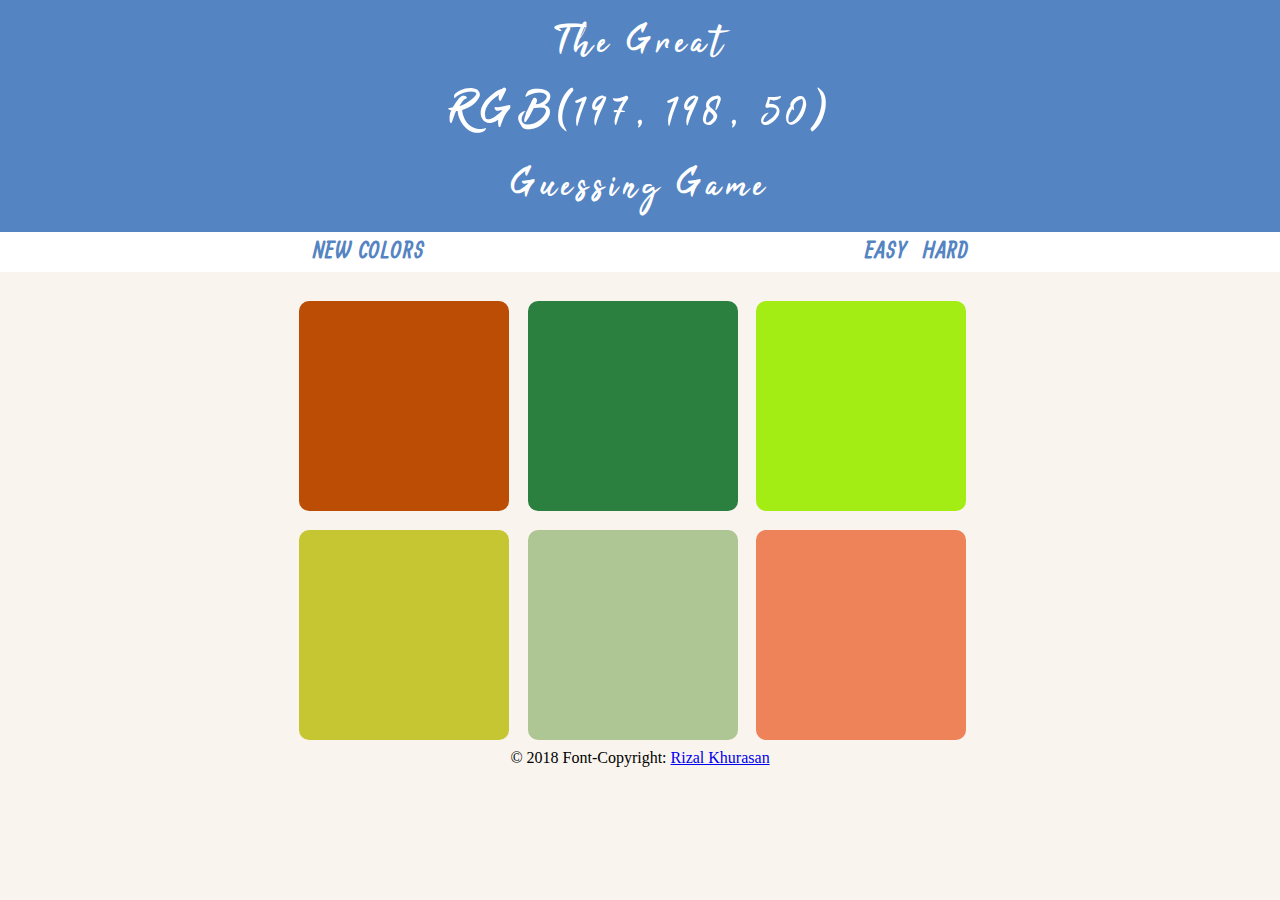
<file: otherPages/colorGame/index.html>
<!DOCTYPE html>
<html lang="en">

<head>
  <!-- Required meta tags -->
  <meta charset="utf-8">
  <meta name="viewport" content="width=device-width, initial-scale=1, shrink-to-fit=no">

  <!-- Bootstrap CSS -->
  <!-- <link rel="stylesheet" type="text/css" href="bootstrap.css"> -->

  <!-- My CSS -->
  <link rel="stylesheet" type="text/css" href="style.css">

  <title>Color Game</title>

  <link rel="icon" type="image/png" href="./image/RGB.png" />

</head>

<body>

  <!-- header -->
  <div class="header">
    <h3 class="headerText">The Great</h3>
    <h1 id="colorDisplay" class="headerText colorDisplay">RGB(000,000,000)</h1>
    <h2 class="headerText">Guessing Game</h2>
  </div>

  <!-- navbar -->

  <div class="navbar">
    <div class="container">
      <button id="reset" type="button" name="button">NEW COLORS</button>
      <span id="messageToPlayer"></span>
      <button id="easyBTN" type="button" name="button">EASY</button>
      <button id="hardBTN" type="button" name="button">HARD</button>
    </div>
  </div>


  <!-- squares -->
  <div class="container">
    <div class="square"> </div>
    <div class="square"> </div>
    <div class="square"> </div>
    <div class="square"> </div>
    <div class="square"> </div>
    <div class="square"> </div>
  </div>

  <!-- Footer -->
  <br>
  <div class="footer">
    <!-- Copyright -->
    © 2018 Font-Copyright: <a href="https://pixelify.net/downloads/tahu-free-script-font/"> Rizal Khurasan</a>
  </div>
  <!-- JavaScript -->
  <script src="./JavaScript/firstJavaScript.js" type="text/javascript"></script>
</body>

</html>
</file>
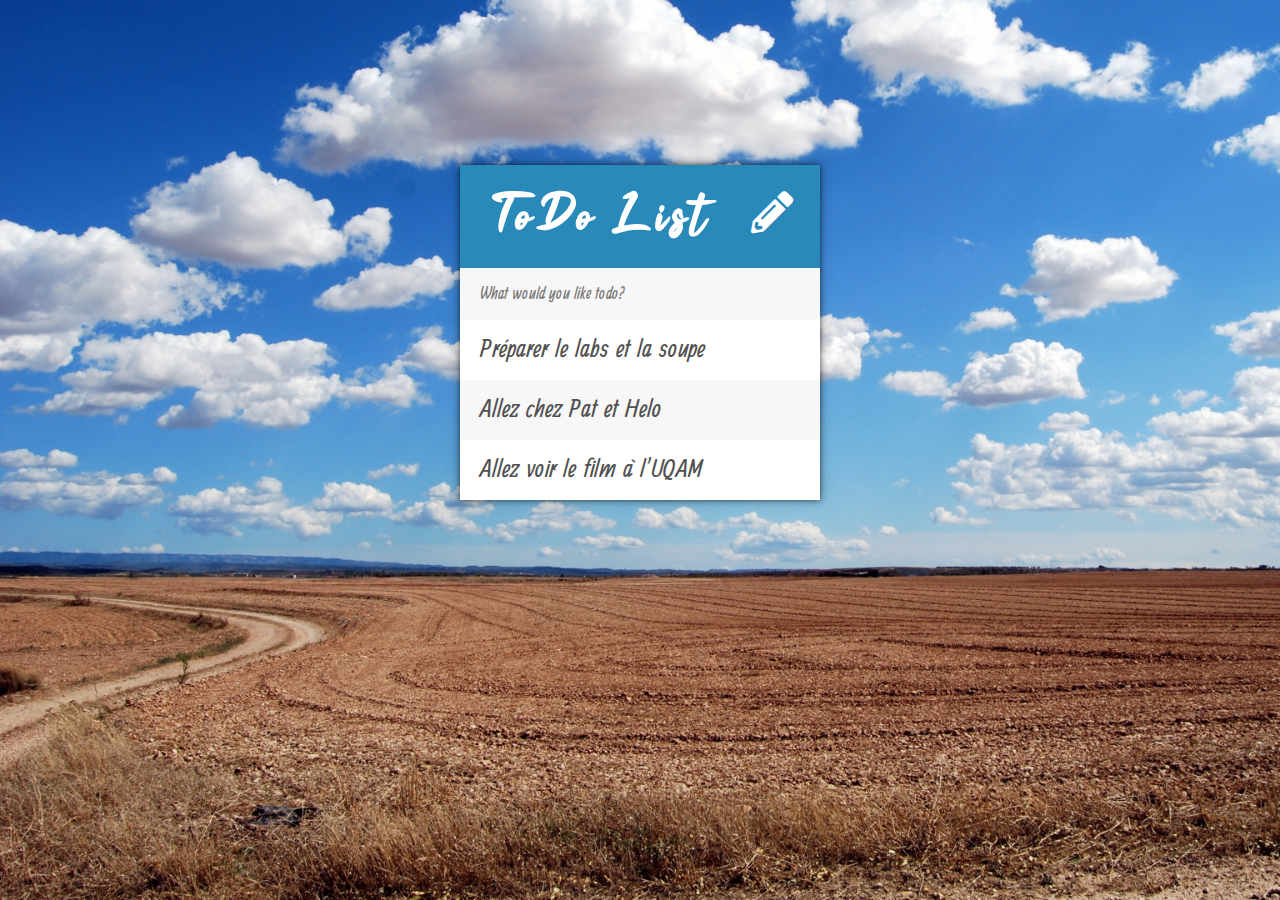
<file: otherPages/toDo/index.html>
<!DOCTYPE html>
<html>

<head>
  <!-- meta -->
  <meta charset="utf-8">
  <meta name="viewport" content="width=device-width, initial-scale=1, shrink-to-fit=no">

  <!-- title -->
  <title>To Do</title>

  <!-- css -->
  <link rel="stylesheet" href="./assets/css/static/styles/fontawesome/css/all.min.css">
  <link rel="stylesheet" type="text/css" href="./assets/css/style.css">

  <!-- favicon -->
  <link rel="icon" type="image/png" href="./assets/css/img/toDo.png" />

</head>

<body>
  <div class="container">
    <h1>ToDo List <i class="fas fa-pencil-alt icon"></i></h1>

    <input class="newToDo" type="text" name="" value="" placeholder="What would you like todo?">

    <ul class="toDos">
      <li class="toDo"><span class="binIcon"><i class="far fa-trash-alt"></i></span>Préparer le labs et la soupe</li>
      <li class="toDo"><span class="binIcon"><i class="far fa-trash-alt"></i></span>Allez chez Pat et Helo</li>
      <li class="toDo" class="binIcon"><span><i class="far fa-trash-alt"></i></span>Allez voir le film à l'UQAM</li>
    </ul>

  </div>


  <!-- jQuery -->
  <script type="text/javascript" src="./assets/js/lib/jquery-3.3.1.min.js"></script>

  <!-- JavaScript -->
  <script src="./assets/js/javaScript.js"></script>

</body>

</html>
</file>
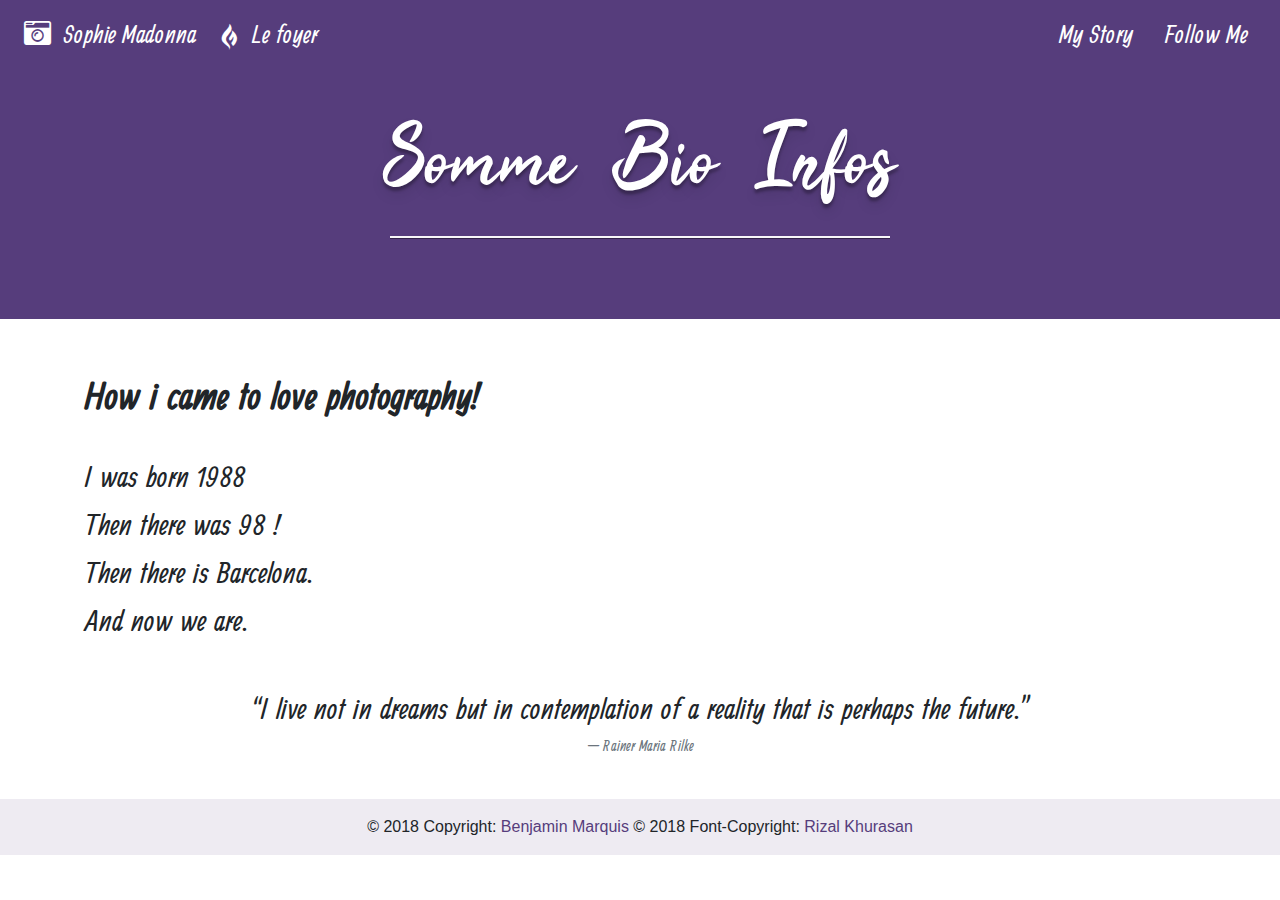
<file: about.html>
<!DOCTYPE html>
<html>

<head>
  <meta charset="utf-8">
  <meta name="viewport" content="width=device-width, initial-scale=1, shrink-to-fit=no">

  <title>About Sophie Madonna</title>

  <link rel="stylesheet" type="text/css" href="bootstrap.css">
  <link rel="stylesheet" href="static/styles/fontawesome/css/all.css">
  <link rel="stylesheet" type="text/css" href="style.css">
  <link rel="icon" type="image/png" href="./ImagesSophie/Sophie.png" />
</head>

<body>
  <nav id="mainNavbar" class="navbar navbar-dark navbar-expand-sm fixed-top" style="background-color: #563d7c;">
    <a class="navbar-brand navTitle mx-2" href="index.html"><span class="fas fa-camera-retro"></span>&nbsp; Sophie Madonna</a>
    <button class="navbar-toggler" data-toggle="collapse" data-target="#navLinks" aria-label="Toggle navigation">
      <span class="navbar-toggler-icon"></span>
    </button>
    <div class="collapse navbar-collapse" id="navLinks">
      <ul class="navbar-nav">
        <li class="nav-item mx-2">
          <a class="navbar navTitle nav-link" href="foyer.html"><span class="fab fa-gripfire"></span>&nbsp; Le foyer</a>
        </li>
      </ul>
      <ul class="navbar-nav ml-auto">
        <li class="nav-item mx-2">
          <a href="about.html" class="nav-link">My Story</a>
        </li>
        <li class="nav-item mx-2">
          <a href="contact.html" class="nav-link">Follow Me</a>
        </li>
      </ul>
    </div>
  </nav>

  <section id="header" class="jumbotron">
    <h1 class="intro display-2">Somme&nbsp; Bio&nbsp; Infos</h1>
    <hr>
  </section>
  <div class="container">
    <br>
    <h1 class="display-5">How i came to love photography!</h1>
    <br>
    <p>I was born 1988
      <br>
      Then there was 98 !
      <br>
      Then there is Barcelona.
      <br>
      And now we are.
    </p>
    <br>
    <blockquote class="blockquote text-center">
      <p class="mb-0">“I live not in dreams but in contemplation of a reality that is perhaps the future.” </p>
      <footer class="blockquote-footer">Rainer Maria Rilke</footer>
    </blockquote>
  </div>


  <!-- Footer -->
  <br>
  <footer class="page-footer font-small">
    <!-- Copyright -->
    <div class="footer-copyright text-center py-3">© 2018 Copyright:
      <a href="https://www.benjamin-marketing-resume.com/"> Benjamin Marquis </a> © 2018 Font-Copyright: <a href="https://pixelify.net/downloads/tahu-free-script-font/"> Rizal Khurasan</a>
    </div>
  </footer>

  <!-- jQuery -->
  <script src="./JavaScript/jquery-3.3.1.js"></script>
  <!-- Cloudflare -->
  <script src="https://cdnjs.cloudflare.com/ajax/libs/popper.js/1.12.9/umd/popper.min.js" integrity="sha384-ApNbgh9B+Y1QKtv3Rn7W3mgPxhU9K/ScQsAP7hUibX39j7fakFPskvXusvfa0b4Q" crossorigin="anonymous"></script>
  <!-- Bootstrap -->
  <script src="./JavaScript/bootstrap.js"></script>
  <!-- JavaScript -->
  <script src="./JavaScript/firstJavaScript.js"></script>

</body>


</html>
</file>
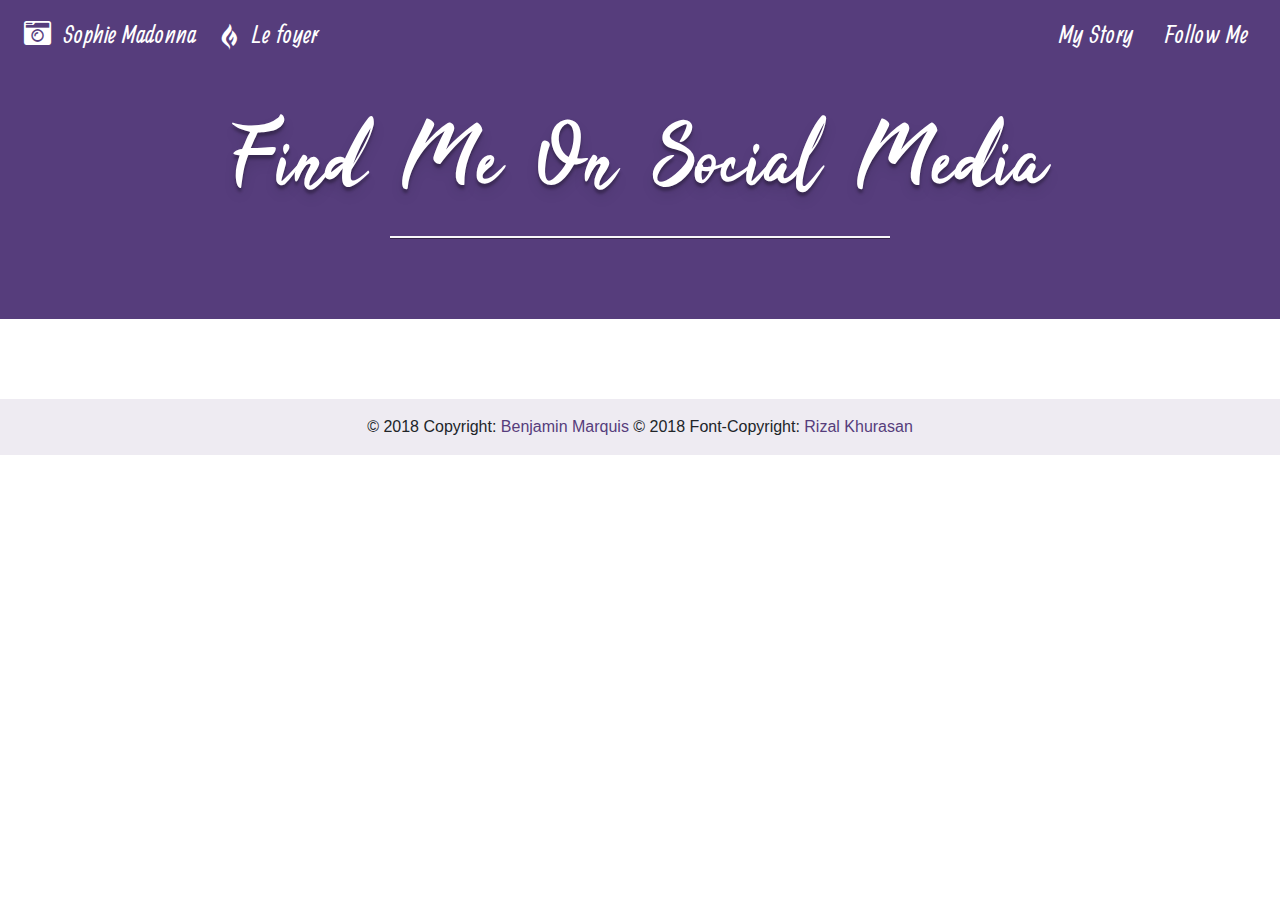
<file: contact.html>
<!DOCTYPE html>
<html>

<head>
  <meta charset="utf-8">
  <meta name="viewport" content="width=device-width, initial-scale=1, shrink-to-fit=no">

  <title>Follow Sophie Madonna</title>

  <link rel="stylesheet" type="text/css" href="bootstrap.css">
  <link rel="stylesheet" href="static/styles/fontawesome/css/all.css">
  <link rel="stylesheet" type="text/css" href="style.css">
  <link rel="icon" type="image/png" href="./ImagesSophie/Sophie.png" />
</head>

<body>
  <nav id="mainNavbar" class="navbar navbar-dark navbar-expand-sm fixed-top" style="background-color: #563d7c;">
    <a class="navbar-brand navTitle mx-2" href="index.html"><span class="fas fa-camera-retro"></span>&nbsp; Sophie Madonna</a>
    <button class="navbar-toggler" data-toggle="collapse" data-target="#navLinks" aria-label="Toggle navigation">
      <span class="navbar-toggler-icon"></span>
    </button>
    <div class="collapse navbar-collapse" id="navLinks">
      <ul class="navbar-nav">
        <li class="nav-item mx-2">
          <a class="navbar navTitle nav-link" href="foyer.html"><span class="fab fa-gripfire"></span>&nbsp; Le foyer</a>
        </li>
      </ul>
      <ul class="navbar-nav ml-auto">
        <li class="nav-item mx-2">
          <a href="about.html" class="nav-link">My Story</a>
        </li>
        <li class="nav-item mx-2">
          <a href="contact.html" class="nav-link">Follow Me</a>
        </li>
      </ul>
    </div>
  </nav>

  <section id="header" class="jumbotron">
    <h1 class="intro display-2"> Find&nbsp; Me&nbsp; On&nbsp; Social&nbsp; Media</h1>
    <hr>
  </section>
  <div class="container">
    <h1 class="display-5"></h1>
    <br>
  </div>
  <div class="container">
    <div class='sk-instagram-feed' data-embed-id='17201'></div>
  </div>



  <!-- Footer -->
  <br>
  <footer class="page-footer font-small">
    <!-- Copyright -->
    <div class="footer-copyright text-center py-3">© 2018 Copyright:
      <a href="https://www.benjamin-marketing-resume.com/"> Benjamin Marquis </a> © 2018 Font-Copyright: <a href="https://pixelify.net/downloads/tahu-free-script-font/"> Rizal Khurasan</a>
    </div>
  </footer>

  <!-- jQuery -->
  <script src="./JavaScript/jquery-3.3.1.js"></script>
  <!-- Cloudflare -->
  <script src="https://cdnjs.cloudflare.com/ajax/libs/popper.js/1.12.9/umd/popper.min.js" integrity="sha384-ApNbgh9B+Y1QKtv3Rn7W3mgPxhU9K/ScQsAP7hUibX39j7fakFPskvXusvfa0b4Q" crossorigin="anonymous"></script>
  <!-- Bootstrap -->
  <script src="./JavaScript/bootstrap.js"></script>
  <!-- Instafeed -->
  <script src='https://www.sociablekit.com/app/embed/instagram-feed/widget.js'></script>
  <!-- JavaScript -->
  <script src="./JavaScript/firstJavaScript.js"></script>

</body>


</html>
</file>
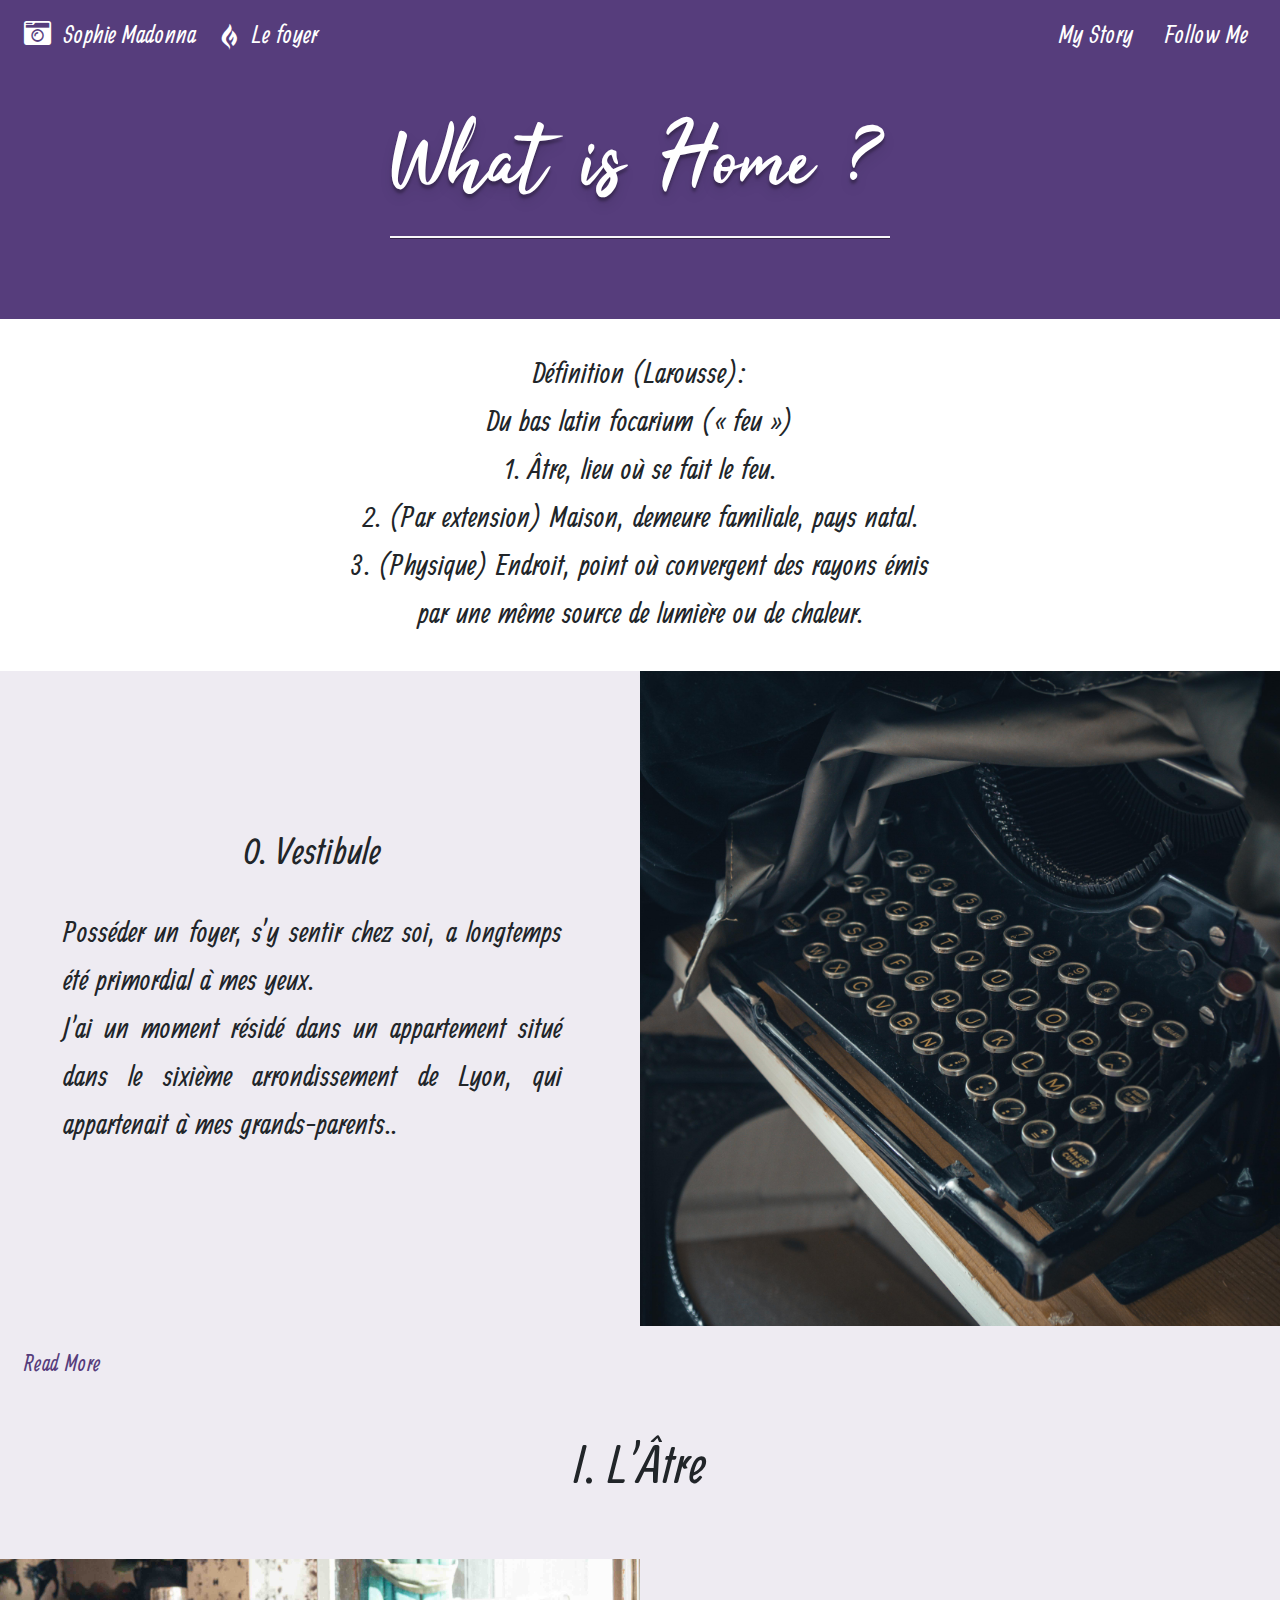
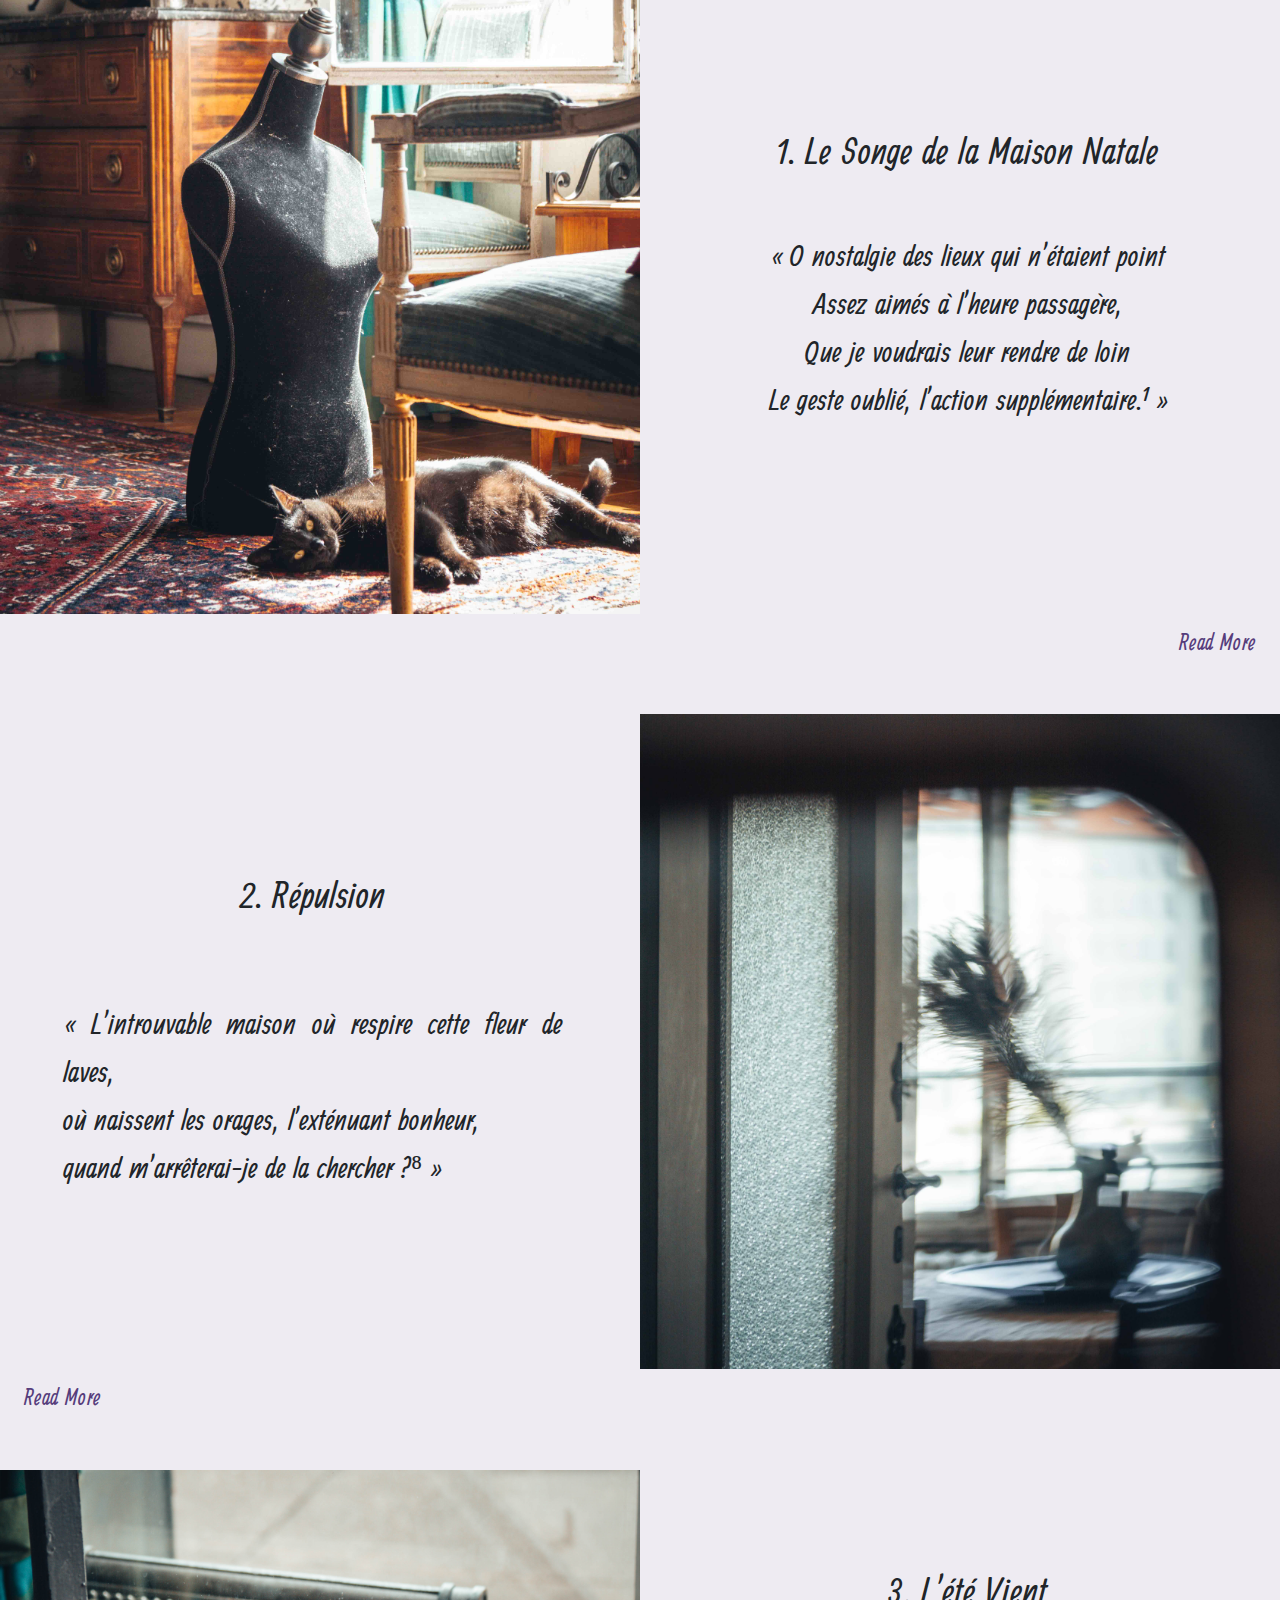
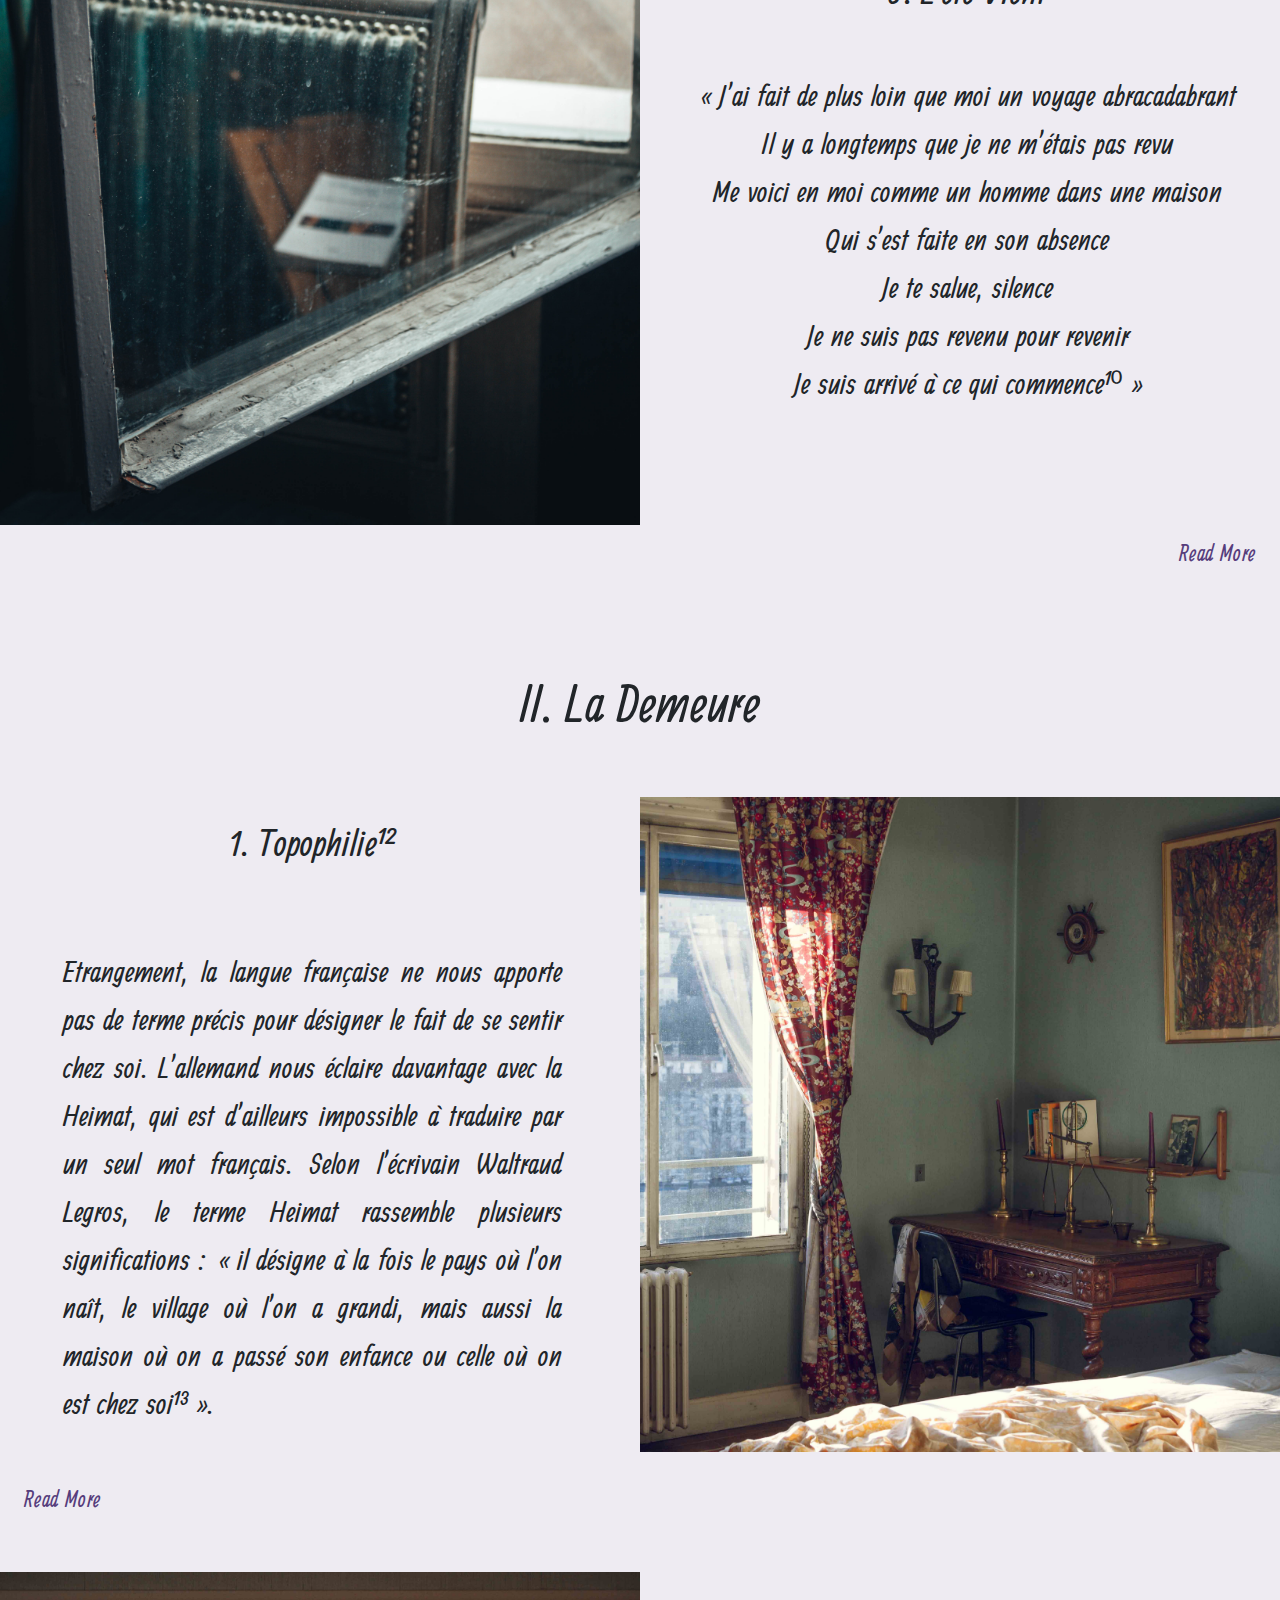
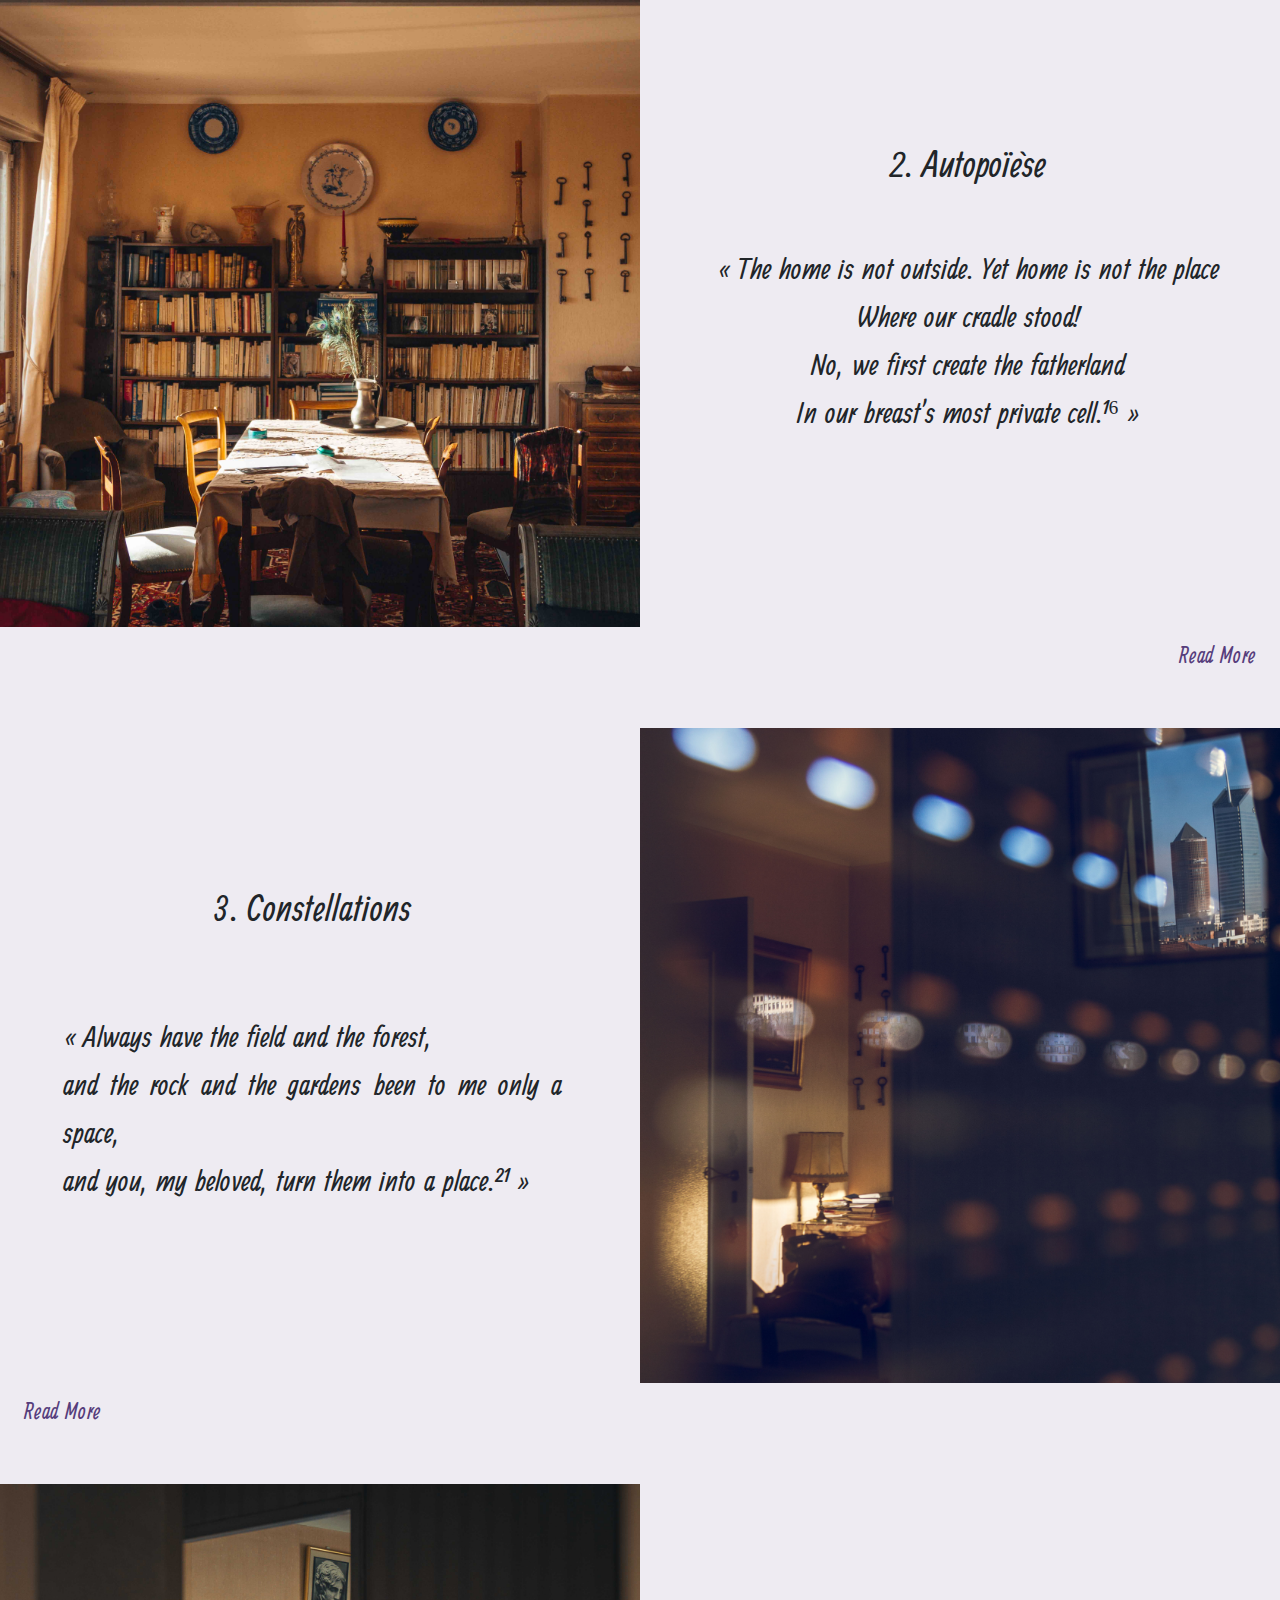
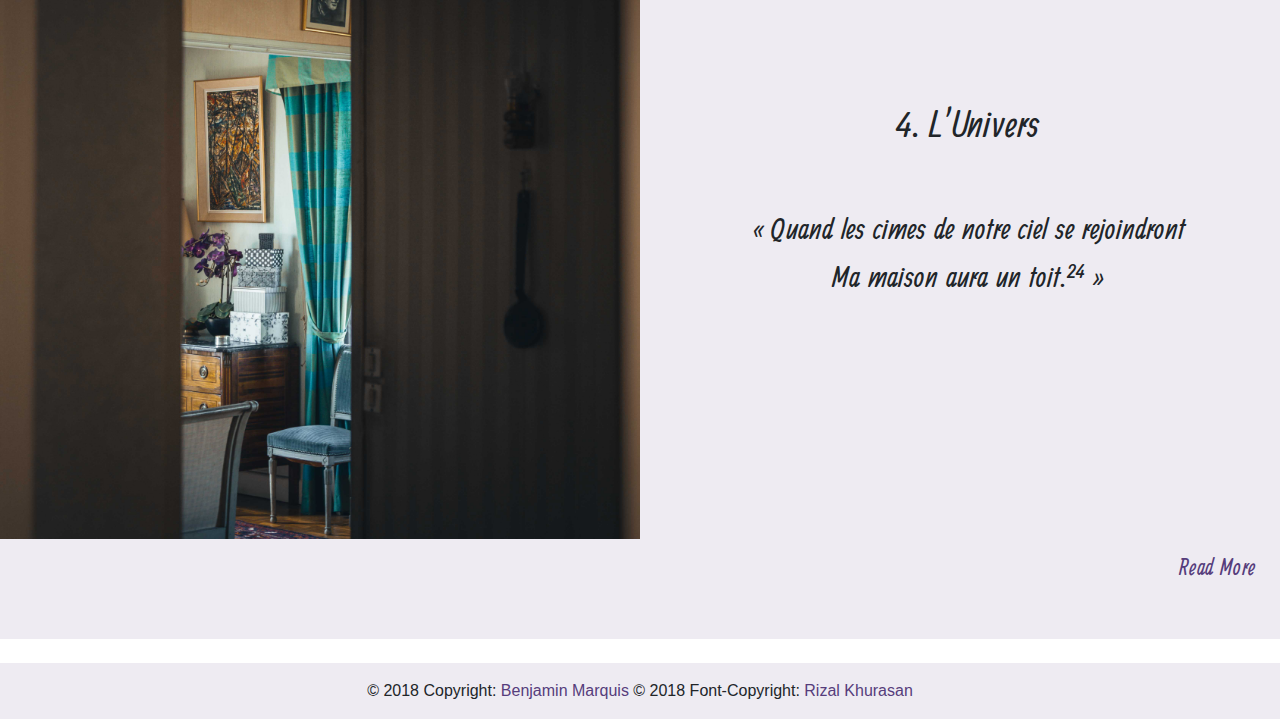
<file: foyer.html>
<!DOCTYPE html>
<html>

<head>
  <meta charset="utf-8">
  <meta name="viewport" content="width=device-width, initial-scale=1, shrink-to-fit=no">

  <title>Le Foyer</title>

  <link rel="stylesheet" type="text/css" href="bootstrap.css">
  <link rel="stylesheet" href="static/styles/fontawesome/css/all.css">
  <link rel="stylesheet" type="text/css" href="style.css">
  <link rel="icon" type="image/png" href="./ImagesSophie/Sophie.png" />
</head>

<body>
  <nav id="mainNavbar" class="navbar navbar-dark navbar-expand-sm fixed-top" style="background-color: #563d7c;">
    <a class="navbar-brand navTitle mx-2" href="index.html"><span class="fas fa-camera-retro"></span>&nbsp; Sophie Madonna</a>
    <button class="navbar-toggler" data-toggle="collapse" data-target="#navLinks" aria-label="Toggle navigation">
      <span class="navbar-toggler-icon"></span>
    </button>
    <div class="collapse navbar-collapse" id="navLinks">
      <ul class="navbar-nav">
        <li class="nav-item mx-2">
          <a class="navbar navTitle nav-link" href="foyer.html"><span class="fab fa-gripfire"></span>&nbsp; Le foyer</a>
        </li>
      </ul>
      <ul class="navbar-nav ml-auto">
        <li class="nav-item mx-2">
          <a href="about.html" class="nav-link">My Story</a>
        </li>
        <li class="nav-item mx-2">
          <a href="contact.html" class="nav-link">Follow Me</a>
        </li>
      </ul>
    </div>
  </nav>

  <section id="header" class="jumbotron">
    <h1 class="intro display-2">What &nbsp;is &nbsp;Home &nbsp;?</h1>
    <hr>
  </section>

  <section id="lefoyer" class="container-fluid p-0 m-0">
    <div class="row mb-3">
      <div class="col-12">
        <p class="text-center">Définition (Larousse):
          <br>
          Du bas latin focarium (« feu »)
          <br>
          1. Âtre, lieu où se fait le feu.
          <br>
          2. (Par extension) Maison, demeure familiale, pays natal.
          <br>
          3. (Physique) Endroit, point où convergent des rayons émis
          <br>
          par une même source de lumière ou de chaleur.</p>
      </div>
    </div>
    <div class="row  foyerGrid">
      <div class="col-xl-6 foyerText foyerIntro">
        <div class="row">
          <div class="col-1"></div>
          <div class="col-10">
            <h1 class"display-5">0. Vestibule </h1>
            <br>
            <p class="text-justify">
              Posséder un foyer, s’y sentir chez soi, a longtemps été primordial à mes yeux.
              <br>
              J'ai un moment résidé dans un appartement situé dans le sixième arrondissement de Lyon, qui appartenait à mes grands-parents..
            </p>
          </div>
          <div class="col-1"></div>
        </div>
      </div>
      <div class="col-xl-6 px-0">
        <img class="img-fluid" src="./ImagesSophie/IMG_0282.jpg" alt="vestibule" oncontextmenu="return false;">
      </div>
    </div>
    <div class="row foyerText foyerGrid px-4  m-0 pb-0">
      <div class="panel-group">
        <div class="panel panel-default">
          <div class="panel-heading">
            <h4 class="panel-title">
              <a data-toggle="collapse" href="#collapse1">Read More</a>
            </h4>
          </div>
          <div id="collapse1" class="panel-collapse collapse">
            <div class="panel-body mx-4">
              <p class="text-justify">La question du chez-soi s’est beaucoup posée au cours de ma vie dans ces lieux ; la condition pour y séjourner, édictée par mon père, était la suivante : laisser l’appartement disposé tel que mes
                grands-parents
                l’ont laissé après leur
                mort. J’ai du apprendre à évoluer au milieu de leurs effets personnels ; la plupart du mobilier, n’a pas ou très peu changé de disposition depuis
                l’installation de ma famille paternelle dans les lieux en 1957, date de construction de l’immeuble... Certaines prises électriques ne sont pas aux normes ; les tapisseries, vieilles de soixante ans, commencent à se racornir et leur
                couleur s’affadit ; des tableaux du XIXème siècle, dessins, gravures, ou
                peintures de mon oncle,ainsi que vieux luminaires et autres curiosités sont accrochés au murs et viennent renforcer cette impression d’être dans un autre temps, d’être en décalage avec ce qui m’entoure. De ce fait, la présence de mes
                grands-parents, même de mon père et mon oncle y est encore fortement palpable. Il y a une véritable confrontation entre deux époques : ce passé familial et le présent que je tente d’apporter, amenant une forme d’anachronisme dans mon
                mode de vie. Outre cette première condition, je n’avais le droit d’apporter aucun mobilier de ma propriété, la maisonnée de mes grands-parents étant déjà assez bien fournie. La plupart de mes effets personnels sont restés dans un
                garage au pied de leur immeuble ; y sont enfermés les vestiges de ma vie d’autrefois, lorsque je possédais mon propre habitat. Les objets m’appartenant peuvent s’énumérer succinctement : livres, vê¬tements, affaires de toilette,
                quelques objets usuels ou de décoration, ainsi qu’un fauteuil, un tableau, une penderie et, plus récemment, un matelas. J’ai longtemps diabolisé ce lieu de vie ; y habiter fut comme une régression pour moi ; j’avais un sentiment de
                retour au foyer familial, à la dépendance et à l’infantilisation. Les premières années de ma vie dans cet appartement furent difficiles, justement parce que je ne devais laisser aucune trace de ma personne, ne rien apporter de ce qui
                constitue mon être. Ce n’est que récemment que je me suis rendue compte de la richesse que cet endroit contenait : il y a quelques mois, je suis tombée sur les diapositives de mon grand père, trésor inestimable. M’est alors venue la
                volonté de concentrer mon travail photographique sur mon habitat ; c’est dans une démarche autobiographique que j’ai décidé de mener ce travail, mettant en lumière mes propres questionnements quant à la définition du «chez soi » :
                comment s’adapter dans un lieu de vie figé dans le temps ? Comment évoluer dans un milieu qui n’est pas le sien ? A-t-on besoin de nos affaires, de notre mobilier, pour nous sentir chez nous ? Comment s’imprégner de la mémoire d’un
                lieu afin de se réapproprier ce dernier ? Sans prétendre apporter une réponse objective, ni complète, mais simplement un point de vue, une progression de ma pensée, mon mémoire retrace mon chemin intérieur parcouru pour parvenir
                enfin à habiter les lieux, voire me sentir habitée par ceux-ci. Cette progression sera évoquée en trois temps, qui reprendront chacun les trois définitions du Foyer mentionnées plus tôt : dans un premier temps, je partirai de la
                source ; à travers un récit autobiographique, je parlerai de ce qui a provoqué mon entrée dans cet habitat, des épreuves traversées, de mes rencontres et de mes voyages qui ont forgé ma pensée et m’ont amenée à apporter un regard
                neuf sur mon chez-moi ; dans un deuxième temps, je tenterai, de par mes réflexions personnelles, d’amener une définition propre du « chez-soi » ; enfin, à travers l’évocation de mon travail photographique, je mettrai en lumière le
                regard que je porte désormais sur mon appartement, passant de l’étonnement, la sensation de découverte sans cesse renouvelée à une forme d’allégresse.
              </p>
            </div>
          </div>
        </div>
      </div>
    </div>
    <div class="row p-5 foyerGrid">
      <div class="col-12">
        <h1 class="text-center display-4">I. L'Âtre</h1>
      </div>
    </div>
    <div class="row foyerGrid">
      <div class="col-xl-6 order-2 order-xl-1 px-0">
        <img class="img-fluid" src="./ImagesSophie/IMG_0011.jpg" alt="vestibule" oncontextmenu="return false;">
      </div>
      <div class="col-xl-6 order-1 order-xl-2 foyerText foyerIntro">
        <h1 class"display-4">1. Le Songe de la Maison Natale</h1>
        <p class="">
          <br>
          « O nostalgie des lieux qui n’étaient point
          <br>
          Assez aimés à l’heure passagère,
          <br>
          Que je voudrais leur rendre de loin
          <br>
          Le geste oublié, l’action supplémentaire.¹ »
        </p>
      </div>
    </div>
    <div class="row foyerText foyerGrid px-4  m-0 pt-3 pb-5 justify-content-end">
      <div class="panel-group">
        <div class="panel panel-default">
          <div class="panel-heading">
            <h4 class="panel-title">
              <a data-toggle="collapse" href="#collapse2">Read More</a>
            </h4>
          </div>
          <div id="collapse2" class="panel-collapse collapse">
            <div class="panel-body mx-4">
              <p class="text-justify">
                C’est en septembre 2011 que j’ai échoué dans ces lieux. Echouer,
                dans les deux sens du terme : car mon emménagement s’est effectué
                par défaut, presque dans la précipitation, m’étant moi-même contrainte
                de quitter l’appartement où je résidais suite à une rupture avec mon
                compagnon de l’époque. N’ayant guère la force de résider trois mois,
                délai du préavis avant de résilier notre bail, dans ce qui a été pendant
                quatre ans l’incarnation de mon chez-moi, et par faute de temps
                pour retrouver un appartement, j’ai décidé de m’installer, à la base
                temporairement et avec l’accord de mon père, dans celui de ma grandmère,
                résidant en ce temps dans une maison de retraite.
                Le départ de ce premier Foyer a engendré un immense
                bouleversement en moi, comme si toute l’identité dont je m’étais
                forgée dans ces lieux se dissipait d’un coup. J’ai vécu dans ce premier
                appartement pendant quatre ans, de 2007 à 2011 donc, en ayant eu le
                loisir de le personnaliser à souhait, de le meubler selon mes propres
                goûts, d’y organiser des soirées sans n’avoir de compte à rendre à
                .personne, ne me souciant du mobilier cassé, des verres renversés ou du
                parquet sali pendant nos célébrations. A cette époque, je commençais
                juste à m’intéresser à la photographie, et me plaisais déjà à capter, assez
                maladroitement puisque sans expérience, chaque instant de vie. Il me
                reste surtout des images des innombrables soirées que nous y avons
                fait, et, à mon grand regret, seulement quelques images descriptives
                du lieu, dont une photo de mon salon, prise en 2010, par une matinée
                ensoleillée (fig. 1).
                Mon départ de cet appartement a engendré un fort sentiment
                de dépossession, de nostalgie, de regret relatif à ce lieu de vie que j’ai
                longtemps nommé ma Maison Natale, terme emprunté aux vers d’Yves
                Bonnefoy² ; c’est précisément ce qu’il incarnait : un lieu d’Eveil et de
                Renaissance. « Car la maison est notre coin du monde. Elle est — on l’a
                souvent dit — notre premier univers. Elle est vraiment un cosmos. Un
                cosmos dans toute l’acception du terme³ », écrit Gaston Bachelard en
                1958.
                Etrangement, le deuil de cet appartement fut plus lourd à
                surmonter que le deuil de mon ex-compagnon, non pas que je fusse
                davantage attachée à la matérialité des choses (quoique, mais nous
                reviendrons sur cette question dans la partie suivante), mais nous
                sommes parvenus assez rapidement à muer notre amour passé en
                amitié, tandis que la question du chez-moi se situait dans un état de
                non-retour. Impossible effectivement de retourner y vivre, quand bien
                même j’en eusse eu la possibilité, car cela restait malgré tout un Foyer
                construit à deux, emblématique qui plus est d’une période symbolique
                de ma vie, et y retourner n’aurait eu aucun sens.
                Bien sûr, rétrospectivement, je reste consciente que ma vision
                de cette Maison Natale s’est vue complètement sublimée, idéalisée par
                le souvenir et la nostalgie. Elle incarnait parfaitement cette maison du
                « souvenir-songe », évoquée par Gaston Bachelard, une maison « perdue
                dans l’ombre d’un au-delà du passé vrai⁴ ». Dans sa Poétique de
                l’Espace, il s’attache à définir les valeurs que l’on accorde à la Maison,
                valeurs de protection, de refuge dans un premier temps, qui finissent
                par s’éloigner de la réalité objective pour se muer en « valeurs imaginées
                », valeurs qui prennent le pas sur le sentiment de protection
                auquel on s’est préalablement attaché : « Tous les abris, tous les refuges,
                toutes les chambres ont des valeurs d’onirisme consonantes. Ce n’est
                .plus dans sa positivité que la maison est véritablement « vécue », ce n’est
                pas seulement dans l’heure qui sonne qu’on en reconnaît les bienfaits.
                Les vrais bien-êtres ont un passé. Tout un passé vient vivre, par le songe,
                dans une maison nouvelle⁵ ».
                Il m’arrivait encore jusqu’à récemment, dans mes rêves, de
                retourner vivre dans ma Maison Natale. Ces rêves, souvent, étaient
                emprunts d’une immense tristesse. Coïncidence ou non, la surgie
                de ces rêves correspondait à des périodes transitoires et difficiles de
                ma vie. Ce lieu était resté un refuge où je pouvais retourner m’abriter
                lors de tempêtes extérieures. Cela traduisait sans doute un manque à
                combler dans mon esprit, manque des « trésors des jours anciens »,
                car ces lieux avaient été emplis d’un amour, d’un bonheur que je ne
                parvenais plus, pendant quelques temps, à trouver après en être partie.
                « Même lorsque ces espaces sont à jamais rayés du présent, étrangers
                désormais à toutes les promesses d’avenir, même lorsqu’on n’a plus de
                grenier, même lorsqu’on a perdu la mansarde, il restera toujours qu’on
                a aimé un grenier, qu’on a vécu dans une mansarde. On y retourne
                dans les songes de la nuit⁶ ». Et pourtant, dans ces rêves, toujours cette
                Maison Natale revêtait une apparence différente ; tantôt une chaumière
                au milieu de la campagne, tantôt une église en ruine, tantôt un hôtel
                particulier dans le centre d’une métropole fictive ; mon esprit tentait-il
                de me faire comprendre que même mes souvenirs liés à ce lieu étaient
                faux ? En effet, je réalise bien qu’il y avait une part romancée,
                fictionnelle dans mes souvenirs. Mais au fond, est-ce si grave que ça
                ? Ce n’est pas le récit, mais la manière de le conter qui est important,
                quand bien même notre vision reste subjective, et nos souvenirs modifiés par le prisme de notre regard. Fiction et réalité s’entrecroisent en permanence ; la réalité est une chose, certes, mais dans la manière
                dont nos souvenirs vont la tailler, là réside l’essentiel. « La vie, ce n’est
                pas ce qu’on a vécu, mais ce dont on se souvient pour le raconter⁷ » écrit
                Gabriel Garcia Marquez dans la préface de son autobiographie.
              </p>
            </div>
          </div>
        </div>
      </div>
    </div>
    <div class="row foyerGrid">
      <div class="col-xl-6 foyerText foyerIntro">
        <div class="row">
          <div class="col-1"></div>
          <div class="col-10">
            <h1 class"display-5">2. Répulsion </h1>
            <br>
            <p class="text-justify">
              <br>
              « L’introuvable maison où respire cette fleur de laves,
              <br>
              où naissent les orages, l’exténuant bonheur,
              <br>
              quand m’arrêterai-je de la chercher ?⁸ »
            </p>
          </div>
          <div class="col-1"></div>
        </div>
      </div>
      <div class="col-xl-6 px-0">
        <img class="img-fluid" src="./ImagesSophie/IMG_0066.jpg" alt="vestibule" oncontextmenu="return false;">
      </div>
    </div>
    <div class="row foyerText foyerGrid px-4 m-0 pt-3 pb-5">
      <div class="panel-group">
        <div class="panel panel-default">
          <div class="panel-heading">
            <h4 class="panel-title">
              <a data-toggle="collapse" href="#collapse3">Read More</a>
            </h4>
          </div>
          <div id="collapse3" class="panel-collapse collapse">
            <div class="panel-body mx-4">
              <p class="text-justify">Le contexte tumultueux m’ayant amenée à habiter dans ce
                nouveau lieu n’a en rien arrangé mon appréciation de ce dernier,
                donc. Les conditions édictées par mon père, citées plus tôt, venaient
                davantage renforcer cette sensation de perte de soi. M’installer chez
                mes grands-parents, c’était comme passer de l’état d’émancipation à
                l’état d’un nouvel enfermement, d’un retour dans la sphère parentale.
                Pour me plier aux règles paternelles, je devais m’amputer d’une partie
                essentielle de ma vie de jeune étudiante. Une des nombreuses autres
                conditions de départ fut de n’inviter personne dans ces lieux, dans le
                but de préserver le mobilier et les effets personnels de mes grandsparents.
                Evidemment, j’ai enfreint chacune des règles édictées, petit à
                petit, et celle-ci en premier.
                Nous gardions l’espoir que ma grand-mère se rétablirait et
                pourrait de nouveau habiter chez elle. Son décès en avril 2012 n’a
                guère arrangé les choses ; je me retrouvais désormais au milieu de ses
                affaires, contrainte de survivre au milieu du souvenir, lui bien vivant,
                de la présence de mes grands-parents. Désormais, tout me rappelait leur absence. Pourtant, ce n’est pas le lieu que j’associe directement à
                leur souvenir, bien qu’il me soit familier depuis mon enfance.
                J’avais toujours porté un regard empreint d’une quasi-neutralité
                envers cet appartement lyonnais. Ayant vécu dans une petite ville avec
                mes parents, j’avais en horreur les métropoles, que j’associais à la saleté
                et la grisaille, aussi n’ai-je placé aucun souvenir agréable, ni déplaisant,
                de mes passages d’enfance dans leur maisonnée. Le seul souvenir
                bouleversant que j’aurais pu y associer fut le décès de mon grand père
                en 2004 ; cependant, je parviens à en faire complètement abstraction.
                Il y a eu ces quelques fois, lors de mes premières années d’études sur
                Lyon, aux alentours de 2007, où je venais régulièrement déjeuner avec
                ma grand-mère, qui, du haut de ses quatre-vingt-quinze ans passés, me
                cuisinait encore de temps à autre des mets succulents. Mais ces souvenirs ne furent pas assez puissants pour éclipser ceux de mon enfance ; leur appartement me semblait être alors comme
                leur résidence secondaire, car c’est dans leur maison de campagne,
                dans le sud de la Drôme, que j’ai davantage passé mon enfance en leur
                compagnie. C’est là bas que je situe leur véritable présence, leur amour,
                nos échanges et nos jeux. Aussi, j’ai remarqué, en triant les diapositives
                de mes grands-parents, que je n’y trouvais aucune photo de moi ou
                de ma famille dans cet appartement. Les seules fois où l’on nous voit
                apparaitre sont lors de nos séjours dans la maison de campagne (fig. 2).
                La neutralité que je ressentais envers l’appartement de mes grandsparents
                s’est peu à peu muée en répulsion. J’avais le sentiment de ne pas
                être à ma place, et tout me le rappelait, à commencer par l’absence de
                mes aïeux, et à la fois cette présence dérangeante et palpable à laquelle
                leurs effets personnels me ramenaient sans cesse. Je vivais au milieu de
                symboles d’une construction de vie, construction que moi, je n’avais pas
                le droit d’expérimenter. J’ai longtemps été incapable de vivre seule dans
                ces lieux, et en appelait souvent à mes amis pour venir combler le vide
                et le dégoût qu’ils m’inspiraient. Mais en vain : ma solitude était trop
                intérieure pour être comblée. Je me sentais telle Catherine Deneuve
                incarnant une Carol Ledoux étouffée et enserrée dans son lieu de vie⁹,
                dont la névrose fut telle que les murs qui l’entouraient ne constituaient
                non pas un refuge, mais une prison, voire une menace (fig. 3).
                Sans côtoyer un désordre psychique aussi exacerbé, je ne
                parvenais pas à me fixer au milieu de ce qui me semblait ressembler
                de plus en plus à un musée, voire un mausolée, plutôt qu’une
                habitation, tellement ce mobilier anachronique m’était impersonnel,
                tellement cette condition de « ne rien toucher » m’éloignait d’une
                possible connexion physique, d’un apport chaleureux. Pendant près
                de quatre ans, je me suis languie de mon Foyer idéal, espérant sans
                cesse le jour où je retournerai enfin dans un lieu dont je pourrai enfin
                m’approprier l’espace, l’imaginant dans ses moindres détails, dessinant
                dans mon esprit ses moindres recoins. Non pas que je fusse dans un
                état d’accablement pendant tout ce temps, mais plutôt dans un état
                d’incomplétude. Ce n’est que l’été dernier qu’un début d’ordre fut enfin
                amené.
              </p>
            </div>
          </div>
        </div>
      </div>
    </div>
    <div class="row foyerGrid">
      <div class="col-xl-6 order-2 order-xl-1 px-0">
        <img class="img-fluid" src="./ImagesSophie/IMG_0018.jpg" alt="vestibule" oncontextmenu="return false;">
      </div>
      <div class="col-xl-6 order-1 order-xl-2 foyerText foyerIntro">
        <h1 class"display-4">3. L’été Vient</h1>
        <p class="">
          <br>
          « J’ai fait de plus loin que moi un voyage abracadabrant
          <br>
          Il y a longtemps que je ne m’étais pas revu
          <br>
          Me voici en moi comme un homme dans une maison
          <br>
          Qui s’est faite en son absence
          <br>
          Je te salue, silence
          <br>
          Je ne suis pas revenu pour revenir
          <br>
          Je suis arrivé à ce qui commence¹⁰ »
        </p>
      </div>
    </div>
    <div class="row foyerText foyerGrid px-4  m-0 pt-3 pb-5 justify-content-end">
      <div class="panel-group">
        <div class="panel panel-default">
          <div class="panel-heading">
            <h4 class="panel-title">
              <a data-toggle="collapse" href="#collapse4">Read More</a>
            </h4>
          </div>
          <div id="collapse4" class="panel-collapse collapse">
            <div class="panel-body mx-4">
              <p class="text-justify">
                Ma vision du foyer, du « chez-soi » s’est complètement modifiée
                durant l’été 2015, où j’ai passé trois mois hors de mon appartement,
                étant partie pour un stage à Montréal. Là bas, j’ai fait l’expérience de
                loger dans trois lieux différents : auprès de ma famille côté maternel,
                puis en colocation dans un appartement, et parfois, certains week-ends,
                chez des amis. A ma plus grande surprise, dans chacun de ces lieux,
                bien que n’ayant en ma possession que très peu d’effets personnels,
                je me sentais, et j’étais chez moi, car la présence de mon entourage
                me le faisait ressentir. « Je m’éveillais, mais c’était en voyage¹¹ ».
                En outre, pour la première fois de ma vie, j’eus la sensation
                que mon chez-moi s’étendait au delà des murs ; j’étais chez moi
                au parc Laurier, au sommet du mont Royal, en déambulant rue
                Sainte Catherine. Ce fut comme si j’avais enfin quitté une zone de onfort, comme si j’avais enfin démoli ces barrières de protection que je
                m’étais forgées pour me protéger. C’est au final en sortant de moi-même,
                de mes idées préconçues, que je me suis trouvée. Et en me trouvant, j’ai
                retrouvé ma maison.
                C’est depuis mon retour de Montréal que je considère enfin
                l’appartement de mes grands-parents comme mon chez-moi ; j’ai
                réalisé que, paradoxalement, j’y avais trouvé ma place une fois que je
                me suis enfin sentie prête à le quitter. Je me suis alors complètement
                réapproprié mon espace de vie ; j’ai fini par faire table rase des certaines
                conditions érigées par mon père, tout en trouvant un équilibre afin de
                le respecter lui, mon logement, et ne pas me restreindre à la fois. J’ai
                estimé que je n’avais plus de comptes à rendre, si ce n’est d’entretenir au
                mieux ce lieu de vie ; qu’importe les objets cassés, le parquet imprégné
                de vin rouge après une soirée arrosée. C’est ainsi que je dois vivre, sans
                me restreindre par la peur infantile d’être réprimandée.
                Mon voyage m’a amené à abolir ces notions matérialistes
                auxquelles je m’étais trop accrochée : le besoin d’avoir ses propres
                affaires, son propre mobilier, de pouvoir personnaliser entièrement son
                espace de vie m’apparait désormais comme superflu. Bien entendu, un
                strict minimum reste nécessaire afin de se sentir chez soi. Pour l’heure,
                mes livres, mes vêtements, mon chat, mes quelques effets personnels
                présents dans l’appartement de mes grands-parents me suffisent ; car
                c’est au delà de mes affaires que je définis mon chez-moi.
                Le récit de mon chemin parcouru jusqu’à mon Foyer vient
                poser les bases de ce qui va suivre : tenter de définir le plus précisément
                possible quelle est ma conception du chez-soi.
              </p>
            </div>
          </div>
        </div>
      </div>
    </div>
    <div class="row p-5 foyerGrid">
      <div class="col-12">
        <h1 class="text-center display-4">II. La Demeure</h1>
      </div>
    </div>
    <div class="row foyerGrid">
      <div class="col-xl-6 foyerText foyerIntro">
        <div class="row">
          <div class="col-1"></div>
          <div class="col-10">
            <h1 class"display-5">1. Topophilie¹² </h1>
            <br>
            <p class="text-justify">
              <br>
              Etrangement, la langue française ne nous apporte pas de terme
              précis pour désigner le fait de se sentir chez soi. L’allemand nous éclaire
              davantage avec la Heimat, qui est d’ailleurs impossible à traduire par
              un seul mot français. Selon l’écrivain Waltraud Legros, le terme Heimat
              rassemble plusieurs significations : « il désigne à la fois le pays où l’on
              naît, le village où l’on a grandi, mais aussi la maison où on a passé son
              enfance ou celle où on est chez soi¹³ ».
            </p>
          </div>
          <div class="col-1"></div>
        </div>
      </div>
      <div class="col-xl-6 px-0">
        <img class="img-fluid" src="./ImagesSophie/IMG_0259.jpg" alt="vestibule" oncontextmenu="return false;">
      </div>
    </div>
    <div class="row foyerText foyerGrid px-4 m-0 pt-3 pb-5">
      <div class="panel-group">
        <div class="panel panel-default">
          <div class="panel-heading">
            <h4 class="panel-title">
              <a data-toggle="collapse" href="#collapse5">Read More</a>
            </h4>
          </div>
          <div id="collapse5" class="panel-collapse collapse">
            <div class="panel-body mx-4">
              <p class="text-justify">En rester à cette définition ne pourrait suffire, car ce serait
                restreindre son chez-soi à l’intérieur d’un espace géographique défini,
                que cela soit notre pays, notre ville ou notre demeure ; « Il ne s’agit pas
                de décrire des maisons, d’en détailler les aspects pittoresques et d’en
                analyser les raisons de confort. Il faut, tout au contraire, dépasser les
                problèmes de la description — que cette description soit objective ou
                subjective, c’est-à-dire qu’elle dise des faits ou des impressions — pour
                atteindre les vertus premières, celles où se révèle une adhésion, en
                quelque manière, native à la fonction première d’habiter¹⁴ ».
                Or, nous avons vu, par mon récit personnel, que la Heimat
                pouvait s’apparenter à un champ beaucoup plus large, composé d’une
                multitude de détails et de sentiments qui, certes, nous sont propres,
                mais dans lesquels nous pouvons néanmoins trouver une forme
                d’identification commune. Waltraud Legros ajoute cependant: « Le .mot «Heimat» est donc de l’ordre du sentiment, qu’il soit lié à la foi
                religieuse ou à des souvenirs d’enfance, à un horizon familier ou une
                atmosphère bien précise. Ce qui n’exclut pas que l’on puisse se sentir
                «chez soi» ou du moins «comme chez soi» ailleurs dans le monde. (…)
                La «Heimat» n’a ni uniforme ni drapeaux. C’est «le pays» que chacun
                porte à l’intérieur de soi¹⁵ ». Ce complément de définition nous permet
                de cerner davantage la dimension complexe du chez-soi ; mais les
                points qu’il soulève exigent toutefois d’être approfondis ; de quoi a-t-on
                besoin pour se sentir chez soi ?
                Trois points sont soulevés dans la définition de W. Legros : la
                Heimat serait d’abord liée à une sensation intérieure, mue par la foi
                ou le souvenir ; elle constituerait une forme de refuge intérieur venant
                nous apporter du confort ainsi qu’une forme de bien-être. On pourrait
                rattacher cette partie à la fin de la citation de l’auteur, concluant que
                la Heimat est « le pays que chacun porte à l’intérieur de soi ». Pour se
                sentir chez soi, il faudrait donc, d’une part, être soi-même, et connaître
                une forme de paix intérieure.
                Ensuite, W. Legros évoque l’horizon familier. Ce « familier »
                peut supposément s’apparenter à nos effets personnels, mais il faut
                creuser plus loin. Le mot « familier » découle bien entendu du mot
                « famille », et quoi de plus familier, justement, que notre famille, ou,
                de manière plus élargie, notre entourage proche ? C’est par la présence
                de l’autre que l’on se nourrit, que l’on grandit ; c’est, en définitive, une
                condition complémentaire pour se sentir chez soi.
                Enfin, l’auteur mentionne que l’on peut se sentir chez soi ailleurs
                dans le monde ; cette partie me ramène forcément à mon expérience estivale, où partir à l’étranger m’a permis de me sentir davantage chez
                moi, dans l’appartement de mes grands-parents ; dans ce cas-là, il
                serait donc nécessaire de s’ouvrir au monde, « d’être au monde » et de
                s’imprégner d’un certain apport extérieur. Je vais tenter, dans les parties
                suivantes, d’approfondir plus précisément les trois points évoqués cidessus
                afin de compléter ma définition du chez-soi.
              </p>
            </div>
          </div>
        </div>
      </div>
    </div>
    <div class="row foyerGrid">
      <div class="col-xl-6 order-2 order-xl-1 px-0">
        <img class="img-fluid" src="./ImagesSophie/IMG_0000.jpg" alt="vestibule" oncontextmenu="return false;">
      </div>
      <div class="col-xl-6 order-1 order-xl-2 foyerText foyerIntro">
        <h1 class"display-4">2. Autopoïèse</h1>
        <p class="">
          <br>
          « The home is not outside. Yet home is not the place
          <br>
          Where our cradle stood!
          <br>
          No, we first create the fatherland
          <br>
          In our breast’s most private cell.¹⁶ »
        </p>
      </div>
    </div>
    <div class="row foyerText foyerGrid px-4  m-0 pt-3 pb-5 justify-content-end">
      <div class="panel-group">
        <div class="panel panel-default">
          <div class="panel-heading">
            <h4 class="panel-title">
              <a data-toggle="collapse" href="#collapse6">Read More</a>
            </h4>
          </div>
          <div id="collapse6" class="panel-collapse collapse">
            <div class="panel-body mx-4">
              <p class="text-justify">
                La Heimat, que je renommerai en français « L’être chez-soi »
                (en écho à « l’être au monde » qui, selon le philosophe Heidegger, se
                rapporte à notre conscience d’exister, à la découverte de notre être en
                réaction au monde¹⁷), relève tout d’abord d’un processus personnel
                ; il s’agit de quelque chose que nous créons nous-même, non pas de
                nos propres mains, non pas dans une dimension matérielle, mais dans
                le plus profond de notre être. Il s’agit davantage d’un état d’esprit et
                non d’un état physique. Bachelard relève ceci : « Non seulement nos
                souvenirs, mais (…) notre inconscient est « logé ». Notre âme est une
                demeure. Et en nous souvenant des « maisons », des « chambres », nous
                apprenons à « demeurer » en nous-mêmes. On le voit dès maintenant,
                les images de la maison marchent dans les deux sens : elles sont en nous
                autant que nous sommes en elles¹⁸ ». L’intérieur de notre être peut ainsi
                lui-même constituer une forme d’habitat, un refuge intérieur nourri
                par nos souvenirs, par des images du passé, contribuant à nous forger
                un chez-soi idéal. L’être chez-soi relève donc d’une forme d’autopoïèse, qui est l’acte
                de se créer par soi-même. Les différentes expériences de vie que nous
                traversons constituent autant de strates forgeant notre personnalité, et
                de la sorte, forgent nos exigences envers un habitat idéal. Carl Gustav
                Jung compare en ce sens l’âme humaine à un bâtiment : « Nous avons
                à découvrir un bâtiment et à l’expliquer : son étage supérieur a été
                construit au XIXe siècle, le rez-de-chaussée date du XVIe siècle et
                l’examen plus minutieux de la construction montre qu’elle a été faite sur
                une tour du IIe siècle. Dans la cave, nous découvrons des fondations
                romaines, et sous la cave se trouve une grotte comblée sur le sol de
                laquelle on découvre dans la couche supérieure des outils de silex, et,
                dans les couches plus profondes, des restes de faune glaciaire. Telle
                serait à peu près la structure de notre âme¹⁹. »
                L’être chez-soi ramène à une forme de bien-être. L’on se sent
                chez soi uniquement lorsque l’on se sent heureux, complet. C’est
                quand la construction d’un habitat s’achève que l’endroit peut enfin
                prétendre s’appeler une maison, un Foyer. A l’image de la construction
                de son être ; une fois notre habitat intérieur construit, on peut enfin
                être chez soi, être en soi. Le Foyer, en plus d’être synonyme d’habitat,
                désigne également l’âtre, l’endroit où se fait le feu qui réchauffera toute
                la maisonnée ; s’incarner complètement, être au plus profond de soi,
                brûler de l’intérieur, être animé comme une flamme, voilà ce qu’est être
                chez soi.
                Bien entendu, une construction intérieure prend toute une vie. Il s’agit
                d’une quête perpétuelle, ou d’un renouvellement perpétuel. On ne
                cesse de modifier notre perception du chez soi. Il faut accepter que les
                .choses changent, se bouleversent et évoluent. C’est quand le processus
                est enclenché, quand l’acceptation est là, quand le mouvement est en
                marche et que la pensée grandit et ne cesse d’être dans l’acceptation du
                changement qu’on peut enfin se sentir être en soi.
                C’est notre conscience, voire notre volonté d’exister dans un
                lieu qui reflète ce que nous sommes. La volonté de se sentir chez soi
                constitue alors une quête d’identité. Lorsque l’on ne se sent pas chez
                soi, c’est qu’il y a conflit d’identité. Être en soi peut alors constituer
                un danger ; notre for intérieur devient alors une forteresse où l’on se
                coupe du monde extérieur pour se préserver. Les vers de Christina
                Rossetti illustrent parfaitement cet enfermement en soi - ces vers ont
                également inspiré une peinture symboliste réalisée par l’artiste Fernand
                Khnopff représentant également ce sentiment de claustration (fig. 4) :
                <br>
                « All others are outside myself;
                <br>
                I lock my door and bar them out
                <br>
                The turmoil, tedium, gad-about.
                <br>
                (…) Myself, arch-traitor to myself ;
                <br>
                My hollowest friend, my deadliest foe,
                <br>
                My clog whatever road I go.²⁰ »
                <br>
                Je me suis pendant très longtemps identifiée à ces vers et à
                ce tableau, justement à cette époque où je n’arrivais pas à me sentir
                chez moi dans l’appartement de mes grands-parents. Je me sentais
                enfermée en moi-même, perdue, car je me protégeais du monde
                extérieur et ne laissais aucune possibilité de m’ouvrir à l’autre. En ce sens, afin de me retrouver moi-même, il m’a fallu sortir de moimême.
                Ce sont finalement par mes rencontres, et par mes
                voyages, points que j’évoquerai ci-dessous, que je me suis trouvée.
              </p>
            </div>
          </div>
        </div>
      </div>
    </div>
    <div class="row foyerGrid">
      <div class="col-xl-6 foyerText foyerIntro">
        <div class="row">
          <div class="col-1"></div>
          <div class="col-10">
            <h1 class"display-5">3. Constellations</h1>
            <br>
            <p class="text-justify">
              <br>
              « Always have the field and the forest,
              <br>
              and the rock and the gardens been to me only a space,
              <br>
              and you, my beloved, turn them into a place.²¹ »
            </p>
          </div>
          <div class="col-1"></div>
        </div>
      </div>
      <div class="col-xl-6 px-0">
        <img class="img-fluid" src="./ImagesSophie/IMG_0238.jpg" alt="vestibule" oncontextmenu="return false;">
      </div>
    </div>
    <div class="row foyerText foyerGrid px-4 m-0 pt-3 pb-5">
      <div class="panel-group">
        <div class="panel panel-default">
          <div class="panel-heading">
            <h4 class="panel-title">
              <a data-toggle="collapse" href="#collapse7">Read More</a>
            </h4>
          </div>
          <div id="collapse7" class="panel-collapse collapse">
            <div class="panel-body mx-4">
              <p class="text-justify">Ainsi, c’est également à travers l’autre que je me suis trouvée.
                Cela peut paraître paradoxal, mais le fait de sortir de ma zone de confort,
                vaincre ma peur sociale, tisser des liens solides avec mon entourage
                m’a fait me connaître davantage, a révélé en moi des aspects de ma
                personnalité insoupçonnés jusqu’alors. J’ai alors réalisé que la présence
                de l’autre était nécessaire pour se sentir exister, être au monde ; l’autre
                est un miroir où l’on peut se contempler et se trouver. Il ne s’agit pas de
                faire dépendre son bonheur d’autrui, mais de puiser les richesses que
                notre entourage peut nous offrir, et partager nos ressources en retour
                pour ainsi construire des liens solides.
                Le philosophe Hartmut Rosa souligne que nos liens tissés nous
                amènent à une familiarisation de l’espace de vie ; l’être chez-soi passe
                donc par le lien social, par l’intégration de l’autre dans son espace de
                vie aussi bien que dans son espace mental : « Parfois, nous avons le
                sentiment que les choses et les personnes qui nous entourent nous sont
                familières, elles « répondent » à nos sentiments et nos besoins, et nous
                sommes reliés à elles de différentes façons : à travers des expériences et des histoires partagées et à travers les rôles que nous jouons dans leur
                vie et qu’ils jouent dans notre vie. Il en découle un sentiment d’intérêt
                réciproque : les personnes et les choses, l’espace qui nous entourent ne
                sont pas indifférents, nous nous sentons responsables d’elles, et leurs
                mouvements et leurs changements ont une signification pour notre
                propre vie. Elles semblent nous répondre et nous porter.²² »
                Être chez soi, c’est parvenir à faire entrer le monde extérieur en
                soi et savoir en retour s’extérioriser, donner de sa personne au monde.
                Les liens sociaux ne sont qu’une petite partie de ce qui constitue cet
                être au monde. N’oublions pas que, où que nous soyons, nous évoluons
                dans des espaces définis ; il faut donc se familiariser avec cet espace
                et s’en imprégner, être dans l’acceptation de ce qui nous entoure, et
                c’est ainsi, ouvert au monde, que nous nous sentirons chez nous. Les
                propos de Sigurd Bergmann vont dans ce sens : « (Our place) should
                not be encapsulated and isolated from the surrounding space, but
                the surrounding space should be fully integrated into it. The tension
                between inner and outer space is a necessary and important condition
                for the fulfilment of human life.²³ » C’est ce dernier point que je vais
                aborder pour compléter ma définition du chez-soi.
              </p>
            </div>
          </div>
        </div>
      </div>
    </div>
    <div class="row foyerGrid">
      <div class="col-xl-6 order-2 order-xl-1 px-0">
        <img class="img-fluid" src="./ImagesSophie/IMG_0155.jpg" alt="vestibule" oncontextmenu="return false;">
      </div>
      <div class="col-xl-6 order-1 order-xl-2 foyerText foyerIntro">
        <h1 class"display-4">4. L’Univers</h1>
        <p class="">
          <br>
          « Quand les cimes de notre ciel se rejoindront
          <br>
          Ma maison aura un toit.²⁴ »
        </p>
      </div>
    </div>
    <div class="row foyerText foyerGrid px-4  m-0 pt-3 pb-5 justify-content-end">
      <div class="panel-group">
        <div class="panel panel-default">
          <div class="panel-heading">
            <h4 class="panel-title">
              <a data-toggle="collapse" href="#collapse6">Read More</a>
            </h4>
          </div>
          <div id="collapse6" class="panel-collapse collapse">
            <div class="panel-body mx-4">
              <p class="text-justify">
                La dernière condition pour être chez soi, qui constitue l’être au
                monde, peut être définie de la manière suivante : il s’agit d’être dans
                l’acceptation de notre lieu de vie, sans effacer le souvenir qui y est lié
                mais le laisser se mêler au monde extérieur. Cette condition, en outre,
                implique aussi d’accepter que ce qui nous entoure change et évolue ;
                ne pas être dans une vision fixe mais dans un mouvement continuel
                de renouvellement de pensées. Sigurd Bergmann affirme : « A person
                is part of space and place. She changes, and, through movement, is
                changed by space²⁵ ». Nous avons ainsi une influence sur notre lieu de
                vie et vice-versa. Nous sommes notre Foyer, et notre Foyer est nous.
                C’est à partir du moment où j’ai accepté mon lieu de vie, où je me
                suis réconciliée avec mon passé, passé mis en lumière par la découverte
                des diapositives de mes grands-parents, que j’ai réussi à m’intégrer dans
                les lieux. Il ne s’agit pas d’abolir le souvenir, mais d’exister par dessus,
                en complément, avec. Et j’ai eu grand plaisir à reconstruire mon passé
                à travers le tri de ces photos de famille.
                Pour y parvenir, une ouverture au monde extérieur a toutefois
                été nécessaire ; il a fallu mêler le présent au passé, apporter la modernité dans la vétusté. L’exigence de mon père de ne pas toucher au mobilier,
                de ne rien apporter d’extérieur, fut comme le refus d’apporter cette
                forme de modernité, m’empêchant de me sentir chez moi, me donnant
                l’impression d’être dans un microcosme figé dans des années révolues.
                Microcosme dont j’ai réussi à repousser les limites, en jouant avec les
                époques, en apportant ma modernité à l’intérieur des murs, que cela
                soit par mes attitudes, par mon entourage, ou par la simple influence
                imperceptible du présent. « Identities emerge from the processes of
                ‘transculturation’ rather than from the identification with one single
                culture and place²⁶ ». Il est donc nécessaire, comme l’atteste Sigurd
                Bergmann, de ne pas se focaliser sur la divergence des cultures et des
                époques, mais sur leur rencontre, leur union.
                Se sentir chez soi ne signifie pas seulement rester à la maison
                ; cela prend en compte la mobilité et le voyage. Ainsi, le Foyer « ne
                constituerait pas qu’un seul endroit mais le regroupement de tous les
                lieux qui ont marqué une personne²⁷ » selon Laurence Buell, professeur
                de littérature américaine. La notion du chez-soi s’élargit alors, passant
                du simple habitat aux divers endroits qui nous ont construits. Il est
                nécessaire parfois de se déraciner de son lieu de vie, de partir en voyage,
                pour se construire une nouvelle idée du chez-soi ; se désapproprier de
                nos idées préconçues afin de se réapproprier de nouvelles conceptions
                d’appartenance. «Dwelling is a knot of lines rather than a fixed belonging
                to a limited place.²⁸ », selon Tim Ingold, décrivant le chez-soi comme
                un réseau en mouvement et non comme un endroit défini et limité.
                Ainsi, se sentir chez soi implique se sentir appartenir au
                monde, mais aussi y être perméable ; être au monde, et être avec le monde. L’écrivain Georges Spyridaki décrit sa maison idéale comme
                suit : « Ma maison est diaphane, mais non pas de verre. Elle serait
                plutôt de la nature de la vapeur. Ses murs se condensent et se relâchent
                suivant mon désir. Parfois, je les serre autour de moi, telle une armure
                d’isolement... Mais parfois, je laisse les murs de ma maison s’épanouir
                dans leur espace propre, qui est l’extensibilité infinie²⁹. »
                Il faut trouver un équilibre entre sécurité, confort et
                renouvellement, aventure. Un Foyer doit être à la fois « cellule et
                monde³⁰ ». Être chez soi, c’est donc être au monde ; c’est se renouveler
                sans cesse, être dans la redécouverte et l’émerveillement, tout en se
                familiarisant avec l’inconnu. Je concluerai cette définition avec, une fois
                de plus, les paroles de Sigurd Bergmann : « Heimat and home are not
                « just there », but - similar to nature and life - they emerge, persist, and
                fade away, always in synergy with the people who long and act, believe
                and construct, remember old and move toward new shores³¹ ».

              </p>
            </div>
          </div>
        </div>
      </div>
    </div>
  </section>

  <!-- Footer -->
  <br>
  <footer class=" page-footer font-small">
    <!-- Copyright -->
    <div class="footer-copyright text-center py-3">© 2018 Copyright:
      <a href="https://www.benjamin-marketing-resume.com/"> Benjamin Marquis </a> © 2018 Font-Copyright: <a href="https://pixelify.net/downloads/tahu-free-script-font/"> Rizal Khurasan</a>
    </div>
  </footer>


  <!-- jQuery -->
  <script src="./JavaScript/jquery-3.3.1.js"></script>
  <!-- Cloudflare -->
  <script src="https://cdnjs.cloudflare.com/ajax/libs/popper.js/1.12.9/umd/popper.min.js" integrity="sha384-ApNbgh9B+Y1QKtv3Rn7W3mgPxhU9K/ScQsAP7hUibX39j7fakFPskvXusvfa0b4Q" crossorigin="anonymous"></script>
  <!-- Bootstrap -->
  <script src="./JavaScript/bootstrap.js"></script>
  <!-- JavaScript -->
  <script src="./JavaScript/firstJavaScript.js"></script>

</body>


</html>
</file>
<file: otherPages/colorGame/style.css>
/* -- Fonts -- */

@font-face {
  font-family: 'Ranga';
  font-style: normal;
  font-weight: 400;
  src: local('Ranga Regular'), local('Ranga-Regular'), url(./fonts/Ranga/Ranga-Regular.ttf) format('woff2');
  unicode-range: U+0000-00FF, U+0131, U+0152-0153, U+02BB-02BC, U+02C6, U+02DA, U+02DC, U+2000-206F, U+2074, U+20AC, U+2122, U+2191, U+2193, U+2212, U+2215, U+FEFF, U+FFFD;
}

@font-face {
  font-family: 'Tahu';
  src: url(./fonts/Tahu/Tahu!.ttf) format('truetype');
}

/* -- Style -- */

body{
  background-color: rgba(194, 147, 85, 0.1);
  margin: 0;

}

.header {
  background-color: rgb(85, 132, 194);
  border-radius: 0;
  padding: 10px;
  text-align: center;
}

.colorDisplay{
  text-transform: uppercase;
  font-size: 60px;
}

#colorDisplay{
  font-size: 50px;
}

button{
  font-family: 'Ranga';
  font-size: 15px;
  border: none;
  background: none;
  padding-top: 2px;
  height: 100%;
  font-weight: 800;
  font-size: 24px;
  color:rgb(85, 132, 194);
  letter-spacing: 1px;
  transition: all 0.4s;
  -webkit-transition: all 0.4s;
  -moz-transition: all 0.4s;
  outline: none;
}


#messageToPlayer{
  display: inline-block;
  width: 60%;
  font-weight: 800;
  font-size: 24px;
  letter-spacing: 1px;
  color:rgb(85, 132, 194);
}

.headerText{
  margin: 5px;
  font-family: 'Tahu';
  font-size: 40px;
  font-weight: 400 ;
  letter-spacing: 5px;
  color: white;
}


.navbar{
  font-family: 'Ranga';
  display: block;
  background-color: white;
  width: 100%;
  height: 40px;
  text-align: center;
  margin-bottom: 20px;
}

.container {
  width: 100%;
  max-width: 700px;
  margin: 0 auto;
}

.square{
  width: 30%;
  padding-bottom: 30%;
  float: left;
  margin: 1.33%;
  border-radius: 10px;
  transition: background 0.5s;
  -webkit-transition: background 0.5s;
  -moz-transition: background 0.5s;
}

.footer{
  clear: both;
  position: relative;
  height: 30px;
  margin-top: 40px;
  width:100%;
  text-align: center;
}


/* -- JavaScriptStyle -- */

.wrongChoice{
  background-color: rgba(194, 147, 85, 0.0);
}

.selected {
  background-color:rgb(85, 132, 194);
}
</file>
<file: otherPages/toDo/assets/css/style.css>
/* fonts */

@font-face {
  font-family: 'Ranga';
  font-style: normal;
  font-weight: 400;
  src: local('Ranga Regular'), local('Ranga-Regular'), url(./fonts/Ranga/Ranga-Regular.ttf) format('woff2');
  unicode-range: U+0000-00FF, U+0131, U+0152-0153, U+02BB-02BC, U+02C6, U+02DA, U+02DC, U+2000-206F, U+2074, U+20AC, U+2122, U+2191, U+2193, U+2212, U+2215, U+FEFF, U+FFFD;
}


@font-face {
  font-family: 'Tahu';
  src: url(./fonts/Tahu/Tahu!.ttf) format('truetype');
}


/* css */

html{
  background-image: url(./img/quebecCity.jpg);
  background-repeat: no-repeat;
  background-size: cover;
  background-attachment: fixed;
}

.container{
  width: 360px;
  margin: 165px auto;
  background-color: #f7f7f7;
  box-shadow: 0 0 4px rgba(0, 0, 0, 0.4),
              0 0 8px rgba(0, 0, 0, 0.3),
              0 0 12px rgba(0, 0, 0, 0.2);
}

h1{
  font-family: 'Tahu';
  color: white;
  font-size: 52px;
  text-align: center;
  letter-spacing: 5px;
  background-color: #2989b9;
  padding: 16px 0 10px 0;
  margin: 0;
}

.icon{
  float: right;
  font-size: 42px;
  font-weight: 600;
  padding: 10px 22px 18px 10px;
}

.newToDo{
  font-size: 18px;
  background: #f7f7f7;
  width: 100%;
  padding: 13px 13px 13px 20px;
  box-sizing: border-box;
  border: none;
  color: #2989b9;
  font-family: 'Ranga';
}

.newToDo:focus{
  background-color: #fff;
  border: 3px solid #2980b9;
  outline: none;
}

ul {
  list-style: none;
  margin:0;
  padding: 0;
}

span{
  margin-right: 20px;
  background-color: #e74c3c;
  text-align: center;
  color: white;
  display: inline-block;
  height: 60px;
  width: 0px;
  transition: 0.2s linear;
  opacity: 0;
}

li {
  font-family: 'Ranga';
  color: black;
  font-size: 28px;
  font-weight: 500;
  background-color: #fff;
  height: 60px;
  line-height: 60px;
  color: #505050;
}

li:nth-child(2n){
  background-color: #f7f7f7;
}

li:hover span{
  width: 60px;
  opacity: 1;
}

/* javaScript */

.completed{
  color: grey;
  text-decoration: line-through;
}
</file>
<file: style.css>
@font-face {
  font-family: 'Ranga';
  font-style: normal;
  font-weight: 400;
  src: local('Ranga Regular'), local('Ranga-Regular'), url(./fonts/Ranga/Ranga-Regular.ttf) format('woff2');
  unicode-range: U+0000-00FF, U+0131, U+0152-0153, U+02BB-02BC, U+02C6, U+02DA, U+02DC, U+2000-206F, U+2074, U+20AC, U+2122, U+2191, U+2193, U+2212, U+2215, U+FEFF, U+FFFD;
}

@font-face {
  font-family: 'Sedgwick Ave';
  font-style: normal;
  font-weight: 400;
  src: local('Sedgwick Ave Regular'), local('SedgwickAve-Regular'), url(./fonts/Sedgwick_Ave/SedgwickAve-Regular.ttf) format('woff2');
  unicode-range: U+0000-00FF, U+0131, U+0152-0153, U+02BB-02BC, U+02C6, U+02DA, U+02DC, U+2000-206F, U+2074, U+20AC, U+2122, U+2191, U+2193, U+2212, U+2215, U+FEFF, U+FFFD;
}

@font-face {
  font-family: 'Tahu';
  src: url(./fonts/Tahu/Tahu!.ttf) format('truetype');
}

body{
  padding-top: 50px;
}

.navbar {
  font-family: 'Ranga';
  color: white;
  font-size: 1.3em;
}

.navbar-light .navbar-brand .navbar-nav .nav-link .navTitle .navbar .navbar-dark {
  font-family: 'Ranga';
  color: white;
  font-size: 1.3em;
}

.jumbotron {
  font-family: 'Tahu';
  color: rgb(255, 255, 255) ;
  background-color: #563d7c;
  border-radius: 0 ;
}

.intro {
  font-family: 'Tahu';
  text-align: center;
  text-shadow: 0px 4px 3px rgba(0, 0, 0, 0.3),
              0px 8px 13px rgb(0, 0, 0, 0.1);
}

hr {
  width: 500px;
  border-top: 2px solid #f8f8f8;
  border-bottom: 1px solid rgba(0,0,0,0.4);
}

.container {
  font-family: 'Ranga';
}

.display-5 {
  font-family: 'Ranga';
  font-weight: bold;
}

p {
  font-family: 'Ranga';
  font-size: 2rem;
}

a {
  color: #563d7c;
}

.foyerIntro {
  align-items: center;
  align-self: center;
  justify-content: center;
  text-align: center;
}

.readMore {
  align-items: end;

}

.foyerGrid {
  background-color: RGBA(86, 61, 124, 0.1);
}

.foyerText {
  padding: 25px;
}

.panel-collapse {
  height: 100%;
}

.page-footer {
  background-color: RGBA(86, 61, 124, 0.1);
}
</file>
